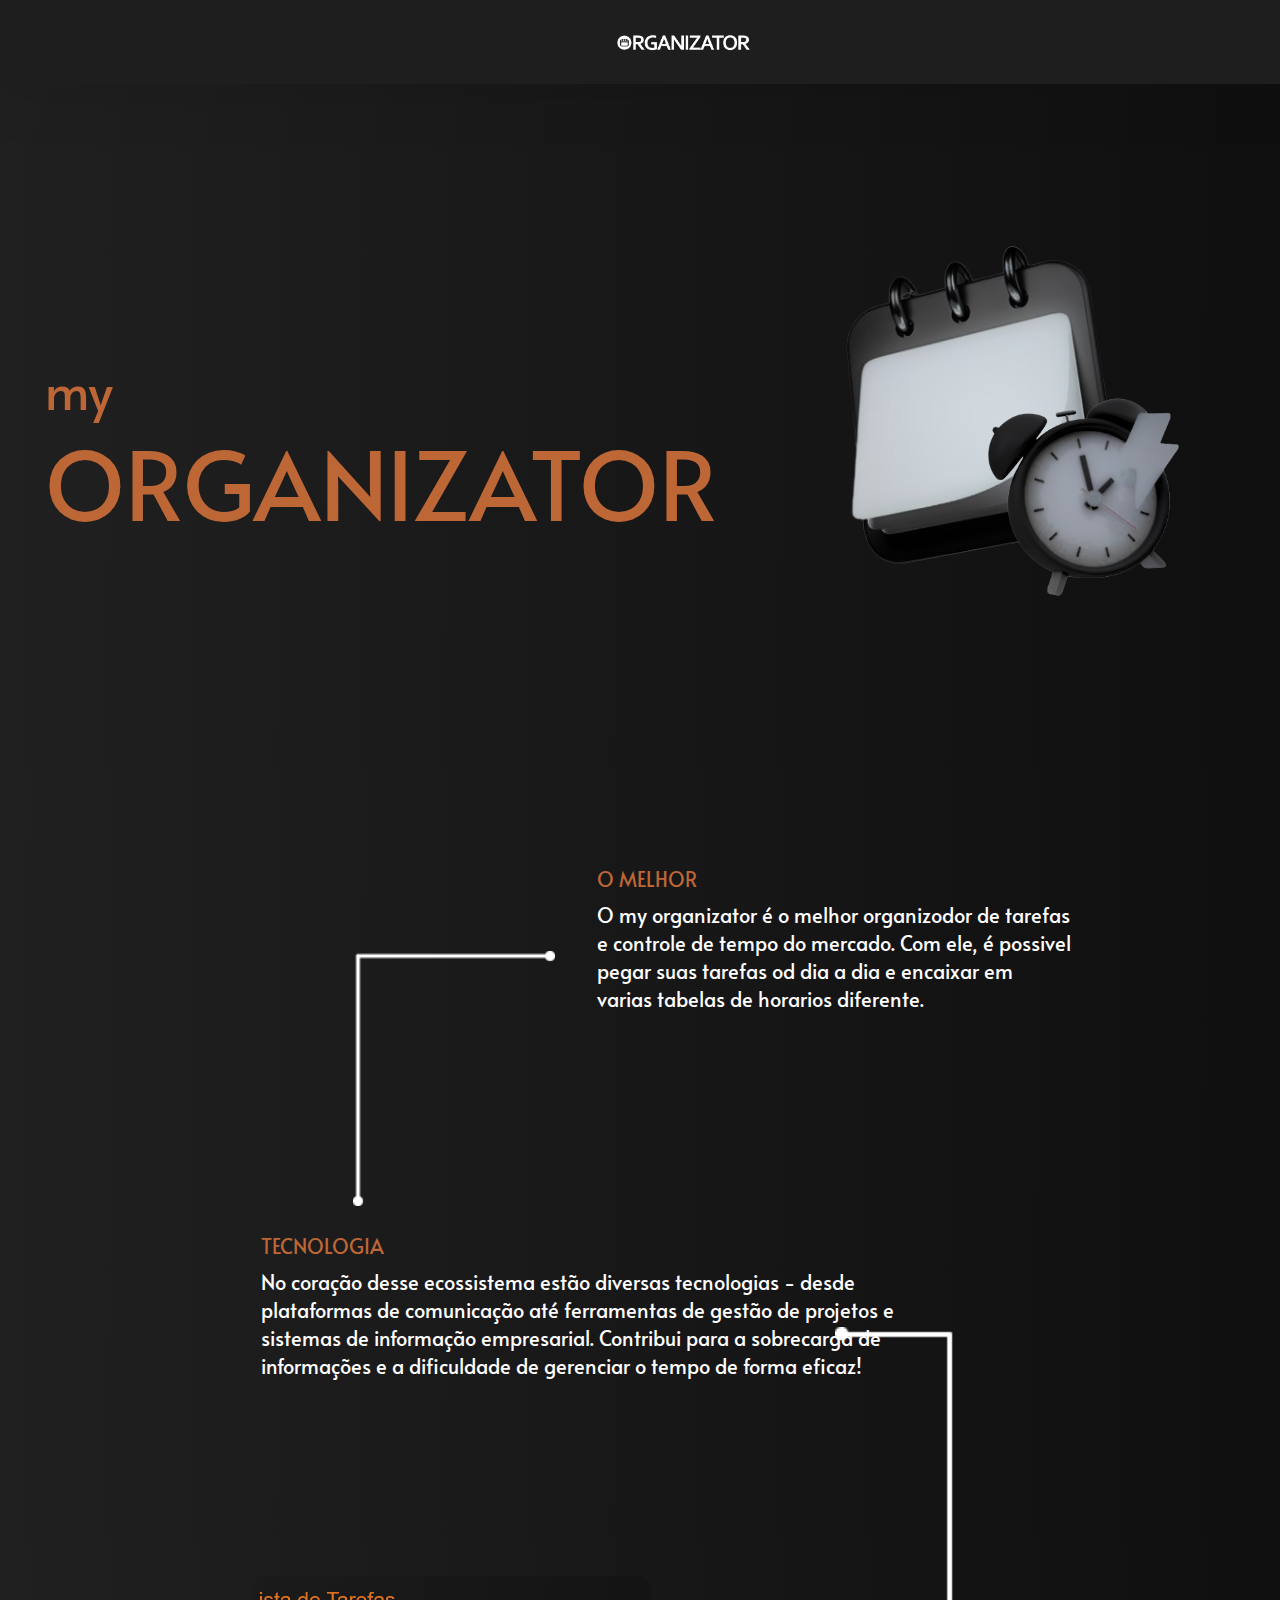
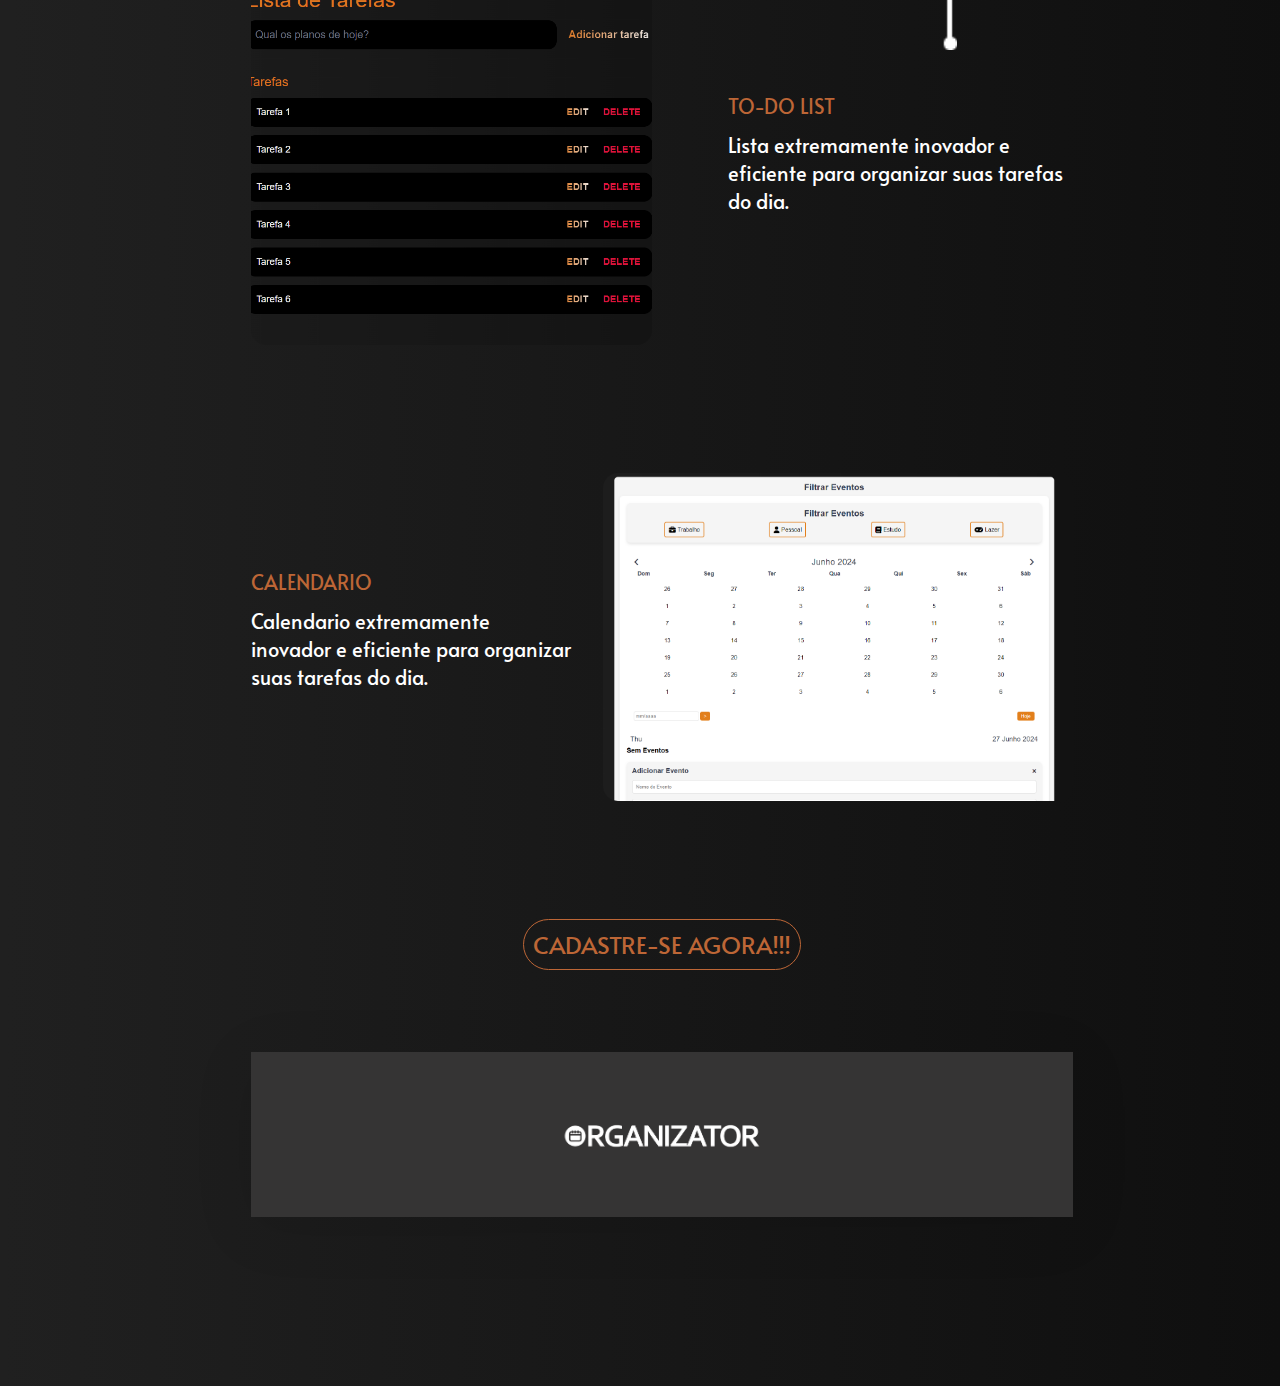
<file: index.html>
<!DOCTYPE html>
<html>
  <head>
    <meta charset="utf-8" />
    <meta name="viewport" content="initial-scale=1, width=device-width" />

    <link rel="stylesheet" href="./main-screen-global.css" />
    <link rel="stylesheet" href="./main-screen.css" />
    <link
      rel="stylesheet"
      href="https://fonts.googleapis.com/css2?family=Alata:wght@400&display=swap"
    />
  </head>
  <body>
    <div class="desktop">
      <section class="rectangle-parent">
        <div class="frame-child"></div>
        <header class="login-form">
          <div class="div" id="rectangle"></div>
          <img
            class="organizator-3-removebg-previ-icon"
            loading="lazy"
            alt=""
            src="./public/organizator--3-removebgpreviewremovebgpreview-1-1@2x.png"
            data-scroll-to="oRGANIZATOR3RemovebgPreviImage"
          />

          <a class="login" href="login.html">LOGIN</a>
        </header>
        <div class="content">
          <div class="hero-content-parent">
            <div class="hero-content">
              <div class="my-parent">
                <h1 class="my">my</h1>
                <div class="organizer-highlight">
                  <h1 class="organizator">ORGANIZATOR</h1>
                </div>
              </div>
            </div>
            <div class="content-wrapper">
              <img
                class="design-sem-nome-1-removebg-p-icon"
                alt=""
                src="./public/design-sem-nome--1-removebgpreview-1@2x.png"
              />

              <img
                class="design-sem-nome-2-1-remove-icon"
                loading="lazy"
                alt=""
                src="./public/design-sem-nome--2---1-removebgpreview-1@2x.png"
              />
            </div>
          </div>
        </div>
      </section>
      <div class="login1" id="lOGINText">LOGIN</div>
      <section class="header">
        <img
          class="grupo-2-icon"
          loading="lazy"
          alt=""
          src="./public/grupo-2@2x.png"
        />

        <div class="rectangle-group">
          <div class="frame-item"></div>
          <div class="frame-wrapper">
            <div class="highlight-parent">
              <div class="highlight">
                <div class="o-melhor">O MELHOR</div>
              </div>
              <div class="technology-description">
                <div class="grupo-1-wrapper">
                  <img
                    class="grupo-1-icon"
                    loading="lazy"
                    alt=""
                    src="./public/grupo-1@2x.png"
                  />
                </div>
                <div class="o-my-organizator">
                  O my organizator é o melhor organizodor de tarefas e controle
                  de tempo do mercado. Com ele, é possivel pegar suas tarefas od
                  dia a dia e encaixar em varias tabelas de horarios diferente.
                </div>
              </div>
            </div>
          </div>
          <div class="technology">
            <div class="tecnologia">TECNOLOGIA</div>
            <div class="no-corao-desse">
              No coração desse ecossistema estão diversas tecnologias - desde
              plataformas de comunicação até ferramentas de gestão de projetos e
              sistemas de informação empresarial. Contribui para a sobrecarga de
              informações e a dificuldade de gerenciar o tempo de forma eficaz!
            </div>
          </div>
        </div>
      </section>
      <section class="plans1">
        <div class="menu-wrapper">
          <div class="menu-wrapper-child"></div>
          <div class="frame-parent">
            <div class="image-7-parent">
              <img
                class="image-7-icon"
                loading="lazy"
                alt=""
                src="./public/image-7@2x.png"
              />

              <div class="content1">
                <div class="features">
                  <div class="to-do-list">TO-DO LIST</div>
                  <div class="lista-extremamente-inovadora">
                    Lista extremamente inovador e eficiente para organizar suas
                    tarefas do dia.
                  </div>
                </div>
              </div>
            </div>
            <div class="frame-group">
              <div class="frame-container">
                <div class="calendario-parent">
                  <div class="calendario">CALENDARIO</div>
                  <div class="calendario-extremamente-inovad">
                    Calendario extremamente inovador e eficiente para organizar
                    suas tarefas do dia.
                  </div>
                </div>
              </div>
              <img
                class="image-8-icon"
                loading="lazy"
                alt=""
                src="./public/image-8@2x.png"
              />
            </div>
          </div>
          <div class="menu-wrapper-inner">
            <button class="cadastre-se-agora-wrapper" id="frameButton">
              <a href="cadastro.html" style="text-decoration: none;">
                <div class="cadastre-se-agora">CADASTRE-SE AGORA!!!</div>
              </a>
            </button>
          </div>
        <footer class="rectangle-container">
          <div class="frame-inner"></div>
          <img
            class="organizator-3-removebg-previ-icon1"
            loading="lazy"
            alt=""
            src="./public/organizator--3-removebgpreviewremovebgpreview-1-2@2x.png"
            id="oRGANIZATOR3RemovebgPreviImage1"
          />
        </footer>
      </section>
    </div>

    <script>
      var rectangle = document.getElementById("rectangle");
      if (rectangle) {
        rectangle.addEventListener("click", function (e) {
        });
      }
      
      var pLANSText = document.getElementById("pLANSText");
      if (pLANSText) {
        pLANSText.addEventListener("click", function (e) {
        });
      }
      
      var lOGINText = document.getElementById("lOGINText");
      if (lOGINText) {
        lOGINText.addEventListener("click", function (e) {
        });
      }
      
      var frameButton = document.getElementById("frameButton");
      if (frameButton) {
        frameButton.addEventListener("click", function (e) {
        });
      }
      
      var oRGANIZATOR3RemovebgPreviImage1 = document.getElementById(
        "oRGANIZATOR3RemovebgPreviImage1"
      );
      if (oRGANIZATOR3RemovebgPreviImage1) {
        oRGANIZATOR3RemovebgPreviImage1.addEventListener("click", function () {
          var anchor = document.querySelector(
            "[data-scroll-to='oRGANIZATOR3RemovebgPreviImage']"
          );
          if (anchor) {
            anchor.scrollIntoView({ block: "start", behavior: "smooth" });
          }
        });
      }
      </script>
  </body>
</html>
</file>
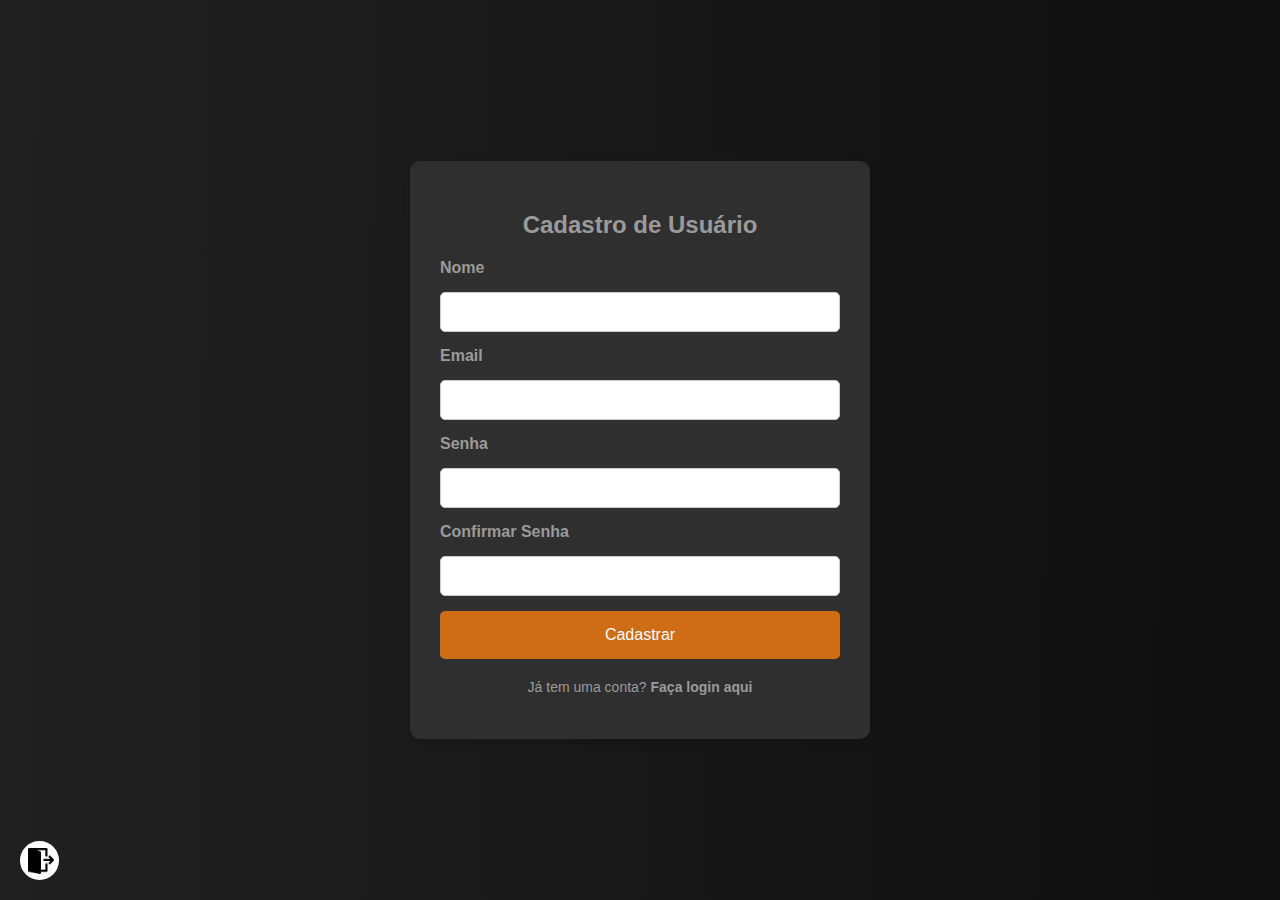
<file: cadastro.html>
<!DOCTYPE html>
<html lang="pt-br">
<head>
    <meta charset="UTF-8">
    <meta name="viewport" content="width=device-width, initial-scale=1.0">
    <title>Cadastro de Usuário</title>
    <link rel="stylesheet" href="login-style.css">
</head>
<body>
    <div class="container">
        <h2>Cadastro de Usuário</h2>
        <form id="registerForm">
            <label for="name">Nome</label>
            <input type="text" id="name" required>
            <label for="email">Email</label>
            <input type="email" id="email" required>
            <label for="password">Senha</label>
            <input type="password" id="password" required>
            <label for="confirmPassword">Confirmar Senha</label>
            <input type="password" id="confirmPassword" required>
            <button type="submit">Cadastrar</button>
        </form>
        <p>Já tem uma conta? <a href="login.html">Faça login aqui</a></p>
    </div>

    <a href="index.html"><div class="group-div" id="groupContainer1">
        <div class="ellipse-parent">
          <div class="ellipse-div"></div>
          <img
            class="image-6-icon"
            loading="lazy"
            alt=""
            src="./public/image-6@2x.png"
          />
        </div>
      </div></a>

    <script src="login-script.js"></script>
</body>
</html>
</file>
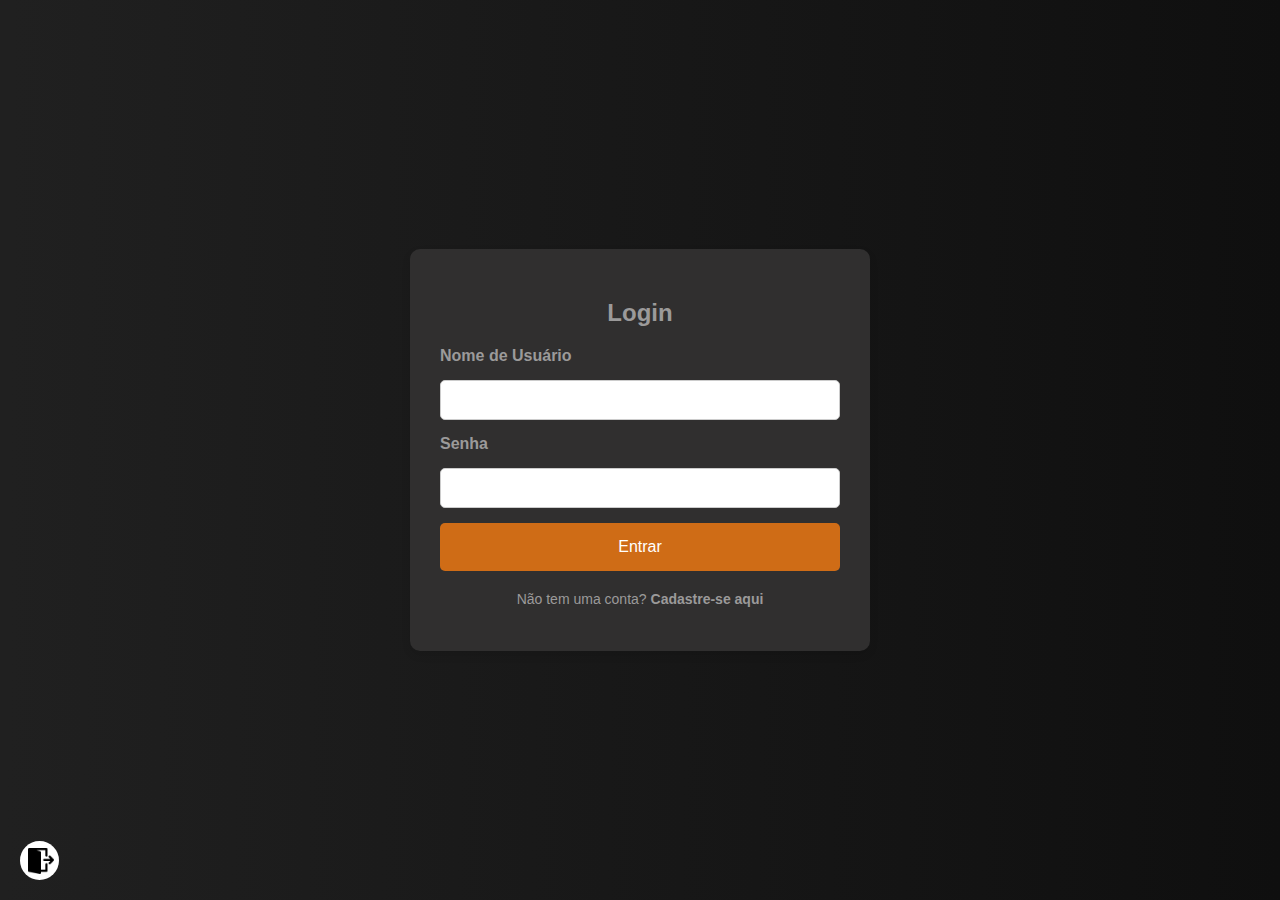
<file: login.html>
<!DOCTYPE html>
<html lang="pt-br">
<head>
    <meta charset="UTF-8">
    <meta name="viewport" content="width=device-width, initial-scale=1.0">
    <title>Login</title>
    <link rel="stylesheet" href="login-style.css">
</head>
<body>
    <div class="container">
        <h2>Login</h2>
        <form id="loginForm">
            <label for="username">Nome de Usuário</label>
            <input type="text" id="username" required>
            <label for="password">Senha</label>
            <input type="password" id="password" required>
            <button type="submit">Entrar</button>
        </form>
        <p>Não tem uma conta? <a href="cadastro.html">Cadastre-se aqui</a></p>
    </div>

    <a href="index.html"><div class="group-div" id="groupContainer1">
        <div class="ellipse-parent">
          <div class="ellipse-div"></div>
          <img
            class="image-6-icon"
            loading="lazy"
            alt=""
            src="./public/image-6@2x.png"
          />
        </div>
      </div></a>

    <script src="login-script.js"></script>
</body>
</html>
</file>
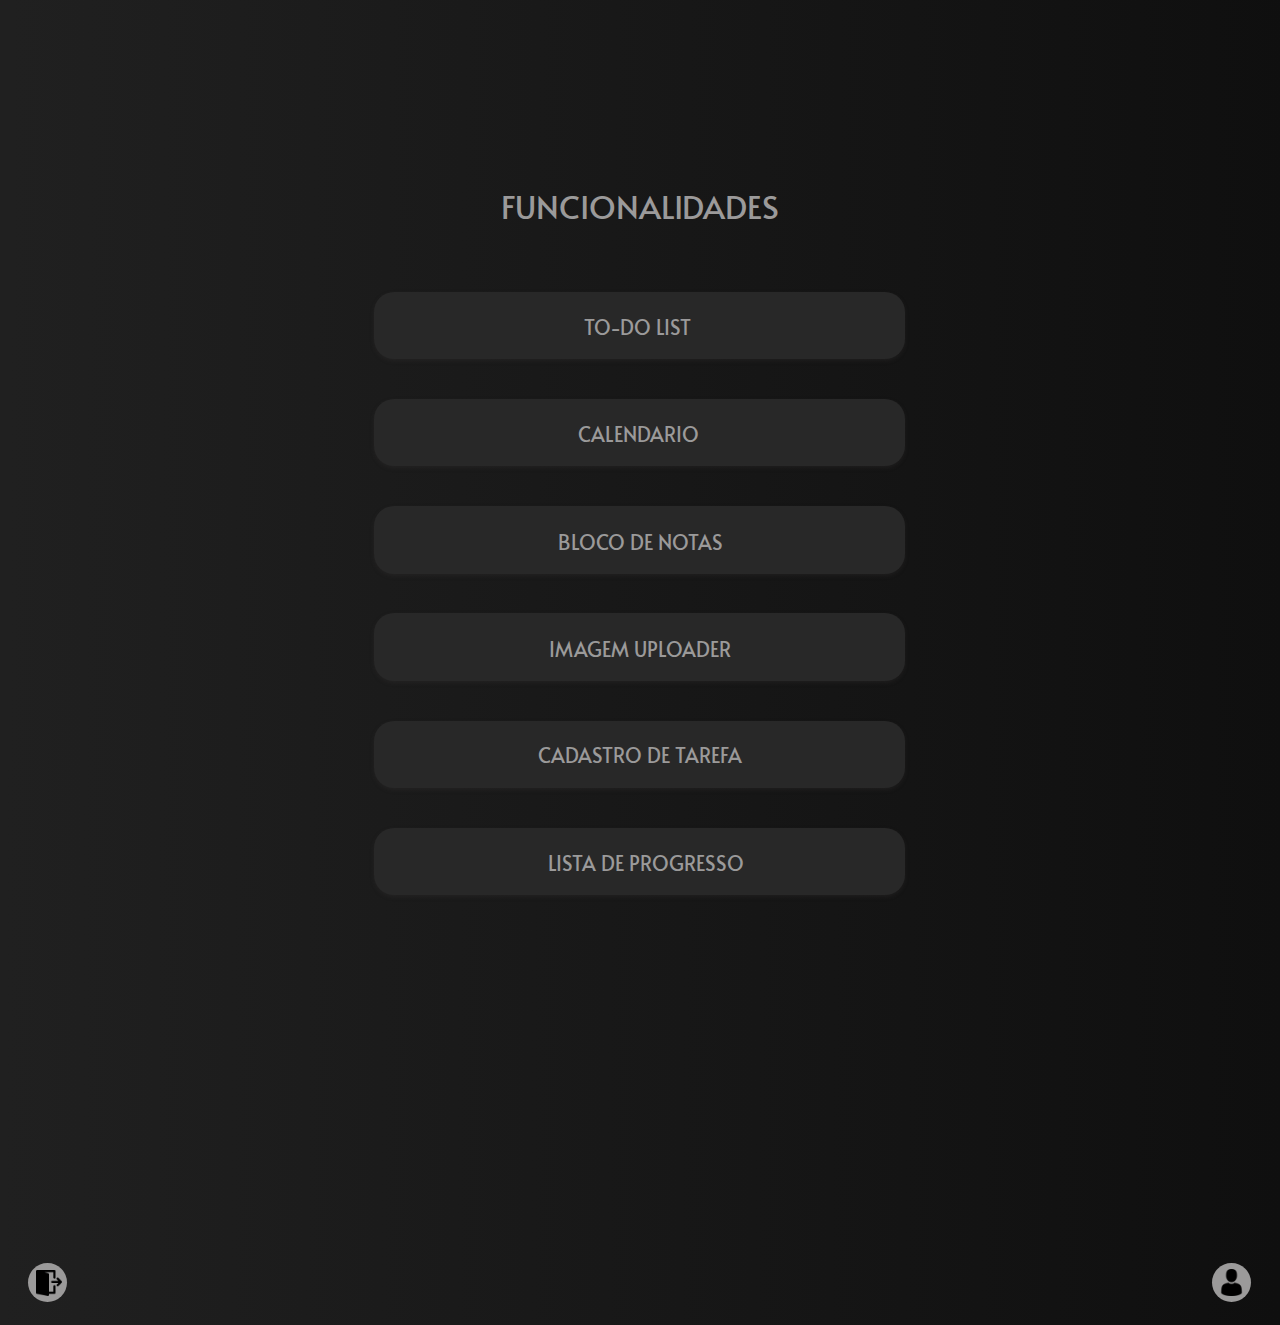
<file: options.html>
<!DOCTYPE html>
<html>
  <head>
    <meta charset="utf-8" />
    <meta name="viewport" content="initial-scale=1, width=device-width" />

    <link rel="stylesheet" href="./options-global.css" />
    <link rel="stylesheet" href="./options-style.css" />
    <link
      rel="stylesheet"
      href="https://fonts.googleapis.com/css2?family=Alata:wght@400&display=swap"
    />
  </head>
  <body>
    <div class="root">
      <div class="root-child"></div>
      <section class="root-inner">
        <div class="frame-parent">
          <div class="funcionalidades-wrapper">
            <h2 class="funcionalidades">FUNCIONALIDADES</h2>
          </div>
          <div class="frame-group">
            <button class="rectangle-parent">
              <div class="frame-child"></div>
              <a href="td list functions/td-index.html"><div class="to-do-list">TO-DO LIST</div></a>
            </button>
            <button class="rectangle-group">
              <div class="frame-item"></div>
              <a href="calendario functions/calendaro-index.html"><div class="calendario">CALENDARIO</div></a>
            </button>
            <button class="rectangle-container">
              <div class="frame-inner"></div>
              <a href="bloco de notas functions/bl-index.html"><div class="bloco-de-notas">BLOCO DE NOTAS</div></a>
            </button>
            <button class="group-button">
              <div class="rectangle-div"></div>
              <a href="img up functions/up-index.html"><div class="imagem-uploader">IMAGEM UPLOADER</div></a>
            </button>
            <button class="rectangle-parent1" id="groupButton4">
              <div class="frame-child1"></div>
              <a href="ct functions/ct-index.html"><div class="cadastro-de-tarefa">CADASTRO DE TAREFA</div></a>
            </button>
            <button class="rectangle-parent2" id="groupButton5">
              <div class="frame-child2"></div>
              <a href="lista de progresso functions/lp-index.html"><div class="lista-com-progresso">LISTA DE PROGRESSO</div></a>
            </button>
          </div>
        </div>
      </section>
      <a href="usuarios.html"><div class="shape-image-parent" id="groupContainer">
        <div class="shape-image"></div>
        <img
          class="image-4-icon"
          loading="lazy"
          alt=""
          src="./public/image-4@2x.png"
        />
      </div></a>

      <a href="index.html"><div class="group-div" id="groupContainer1">
        <div class="ellipse-parent">
          <div class="ellipse-div"></div>
          <img
            class="image-6-icon"
            loading="lazy"
            alt=""
            src="./public/image-6@2x.png"
          />
        </div></a>
        
      </div>
    </div>

    <script>
      var groupButton4 = document.getElementById("groupButton4");
      if (groupButton4) {
        groupButton4.addEventListener("click", function (e) {
        });
      }
      
      var groupButton5 = document.getElementById("groupButton5");
      if (groupButton5) {
        groupButton5.addEventListener("click", function (e) {
        });
      }
      
      var groupContainer = document.getElementById("groupContainer");
      if (groupContainer) {
        groupContainer.addEventListener("click", function (e) {
        });
      }
      
      var groupContainer1 = document.getElementById("groupContainer1");
      if (groupContainer1) {
        groupContainer1.addEventListener("click", function (e) {
        });
      }
      </script>
  </body>
</html>
</file>
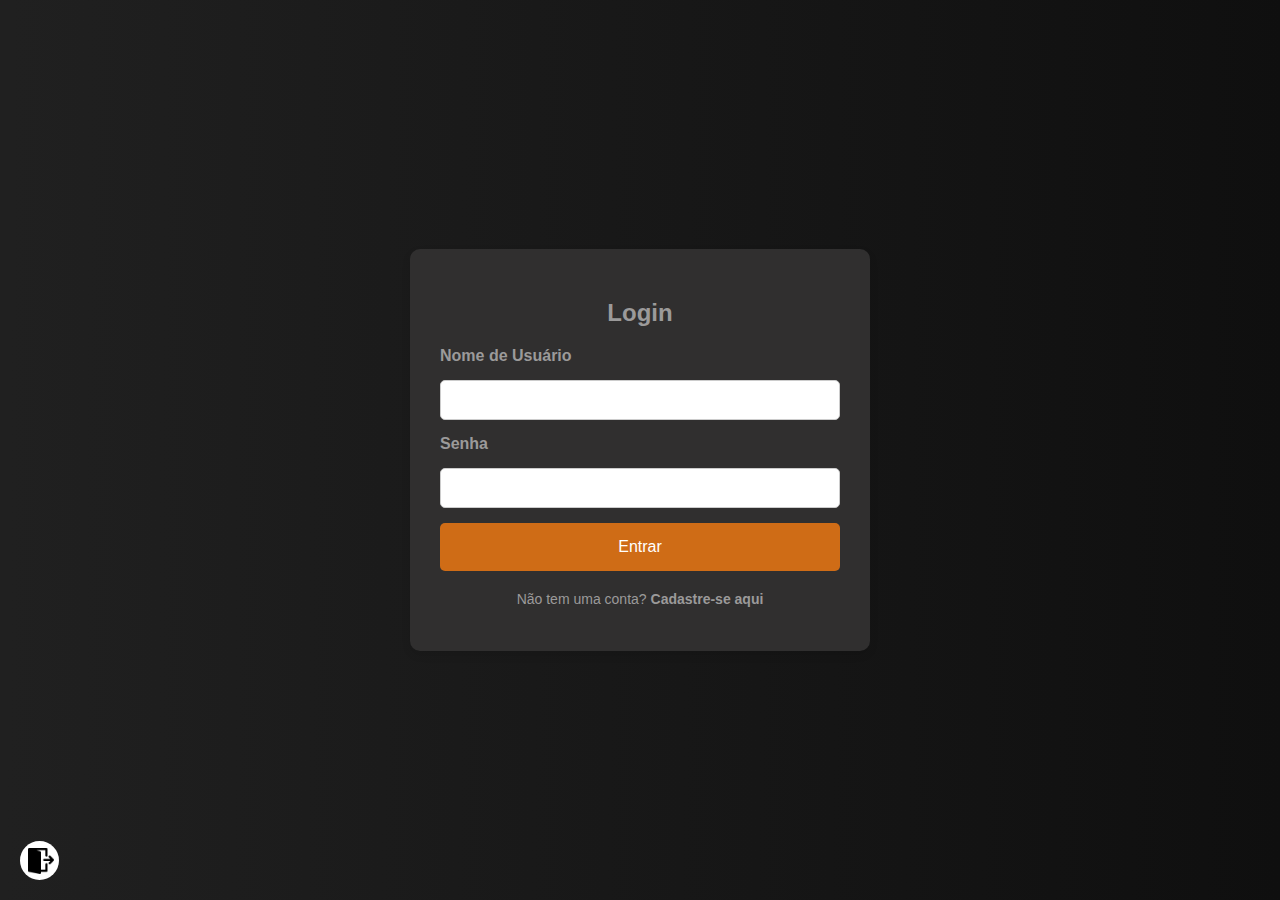
<file: usuarios.html>
<!DOCTYPE html>
<html lang="pt-br">
<head>
    <meta charset="UTF-8">
    <meta name="viewport" content="width=device-width, initial-scale=1.0">
    <title>Gerenciamento de Usuário</title>
    <link rel="stylesheet" href="login-style.css">
</head>
<body>
    <div class="container">
        <h2>Gerenciamento de Usuário</h2>
        <form id="userForm">
            <label for="name">Nome</label>
            <input type="text" id="name" required>
            <label for="email">Email</label>
            <input type="email" id="email" required>
            <label for="password">Senha</label>
            <input type="password" id="password" required>
            <button type="submit">Salvar</button>
        </form>
        <p><a href="login.html">Logout</a></p>
    </div>

    <a href="options.html"><div class="group-div" id="groupContainer1">
        <div class="ellipse-parent">
          <div class="ellipse-div"></div>
          <img
            class="image-6-icon"
            loading="lazy"
            alt=""
            src="./public/image-6@2x.png"
          />
        </div>
      </div></a>

    <script src="login-script.js"></script>
</body>
</html>
</file>
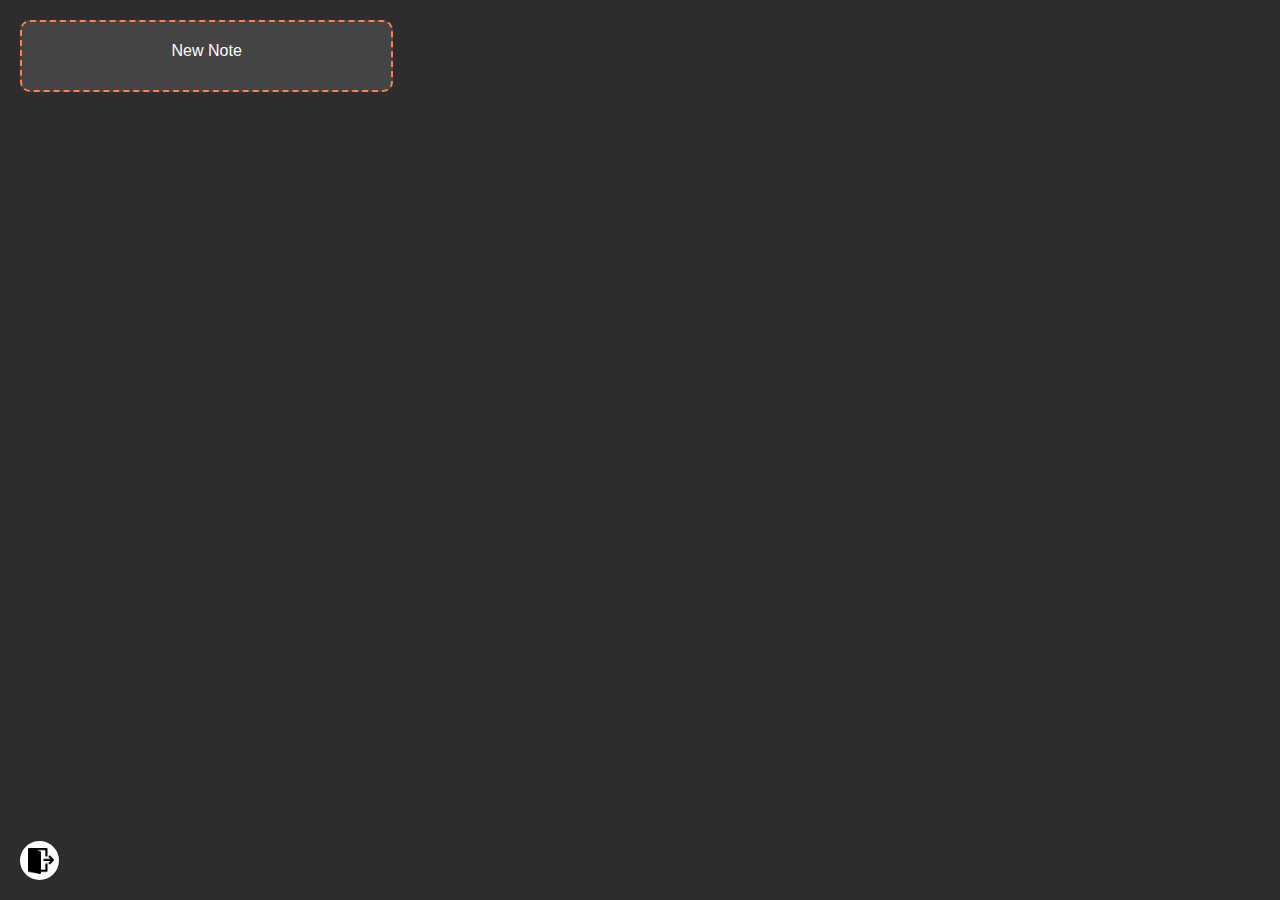
<file: bloco de notas functions/bl-index.html>
<!DOCTYPE html>
<html lang="pt-BR">
<head>
    <meta charset="UTF-8">
    <meta name="viewport" content="width=device-width, initial-scale=1.0">
    <title>Bloco de Notas</title>
    <link rel="stylesheet" href="bl-style.css">
</head>
<body>
    <div class="main-content">
        <div class="note new-note" onclick="createNewNote()">
            <p>New Note</p>
        </div>
    </div>

    <a href="..\options.html"><div class="group-div" id="groupContainer1">
      <div class="ellipse-parent">
        <div class="ellipse-div"></div>
        <img
          class="image-6-icon"
          loading="lazy"
          alt=""
          src="./exitimg/image-6@2x.png"
        />
      </div>
    </div>
  </div></a>
  
    <script src="bl-script.js"></script>
</body>
</html>
</file>
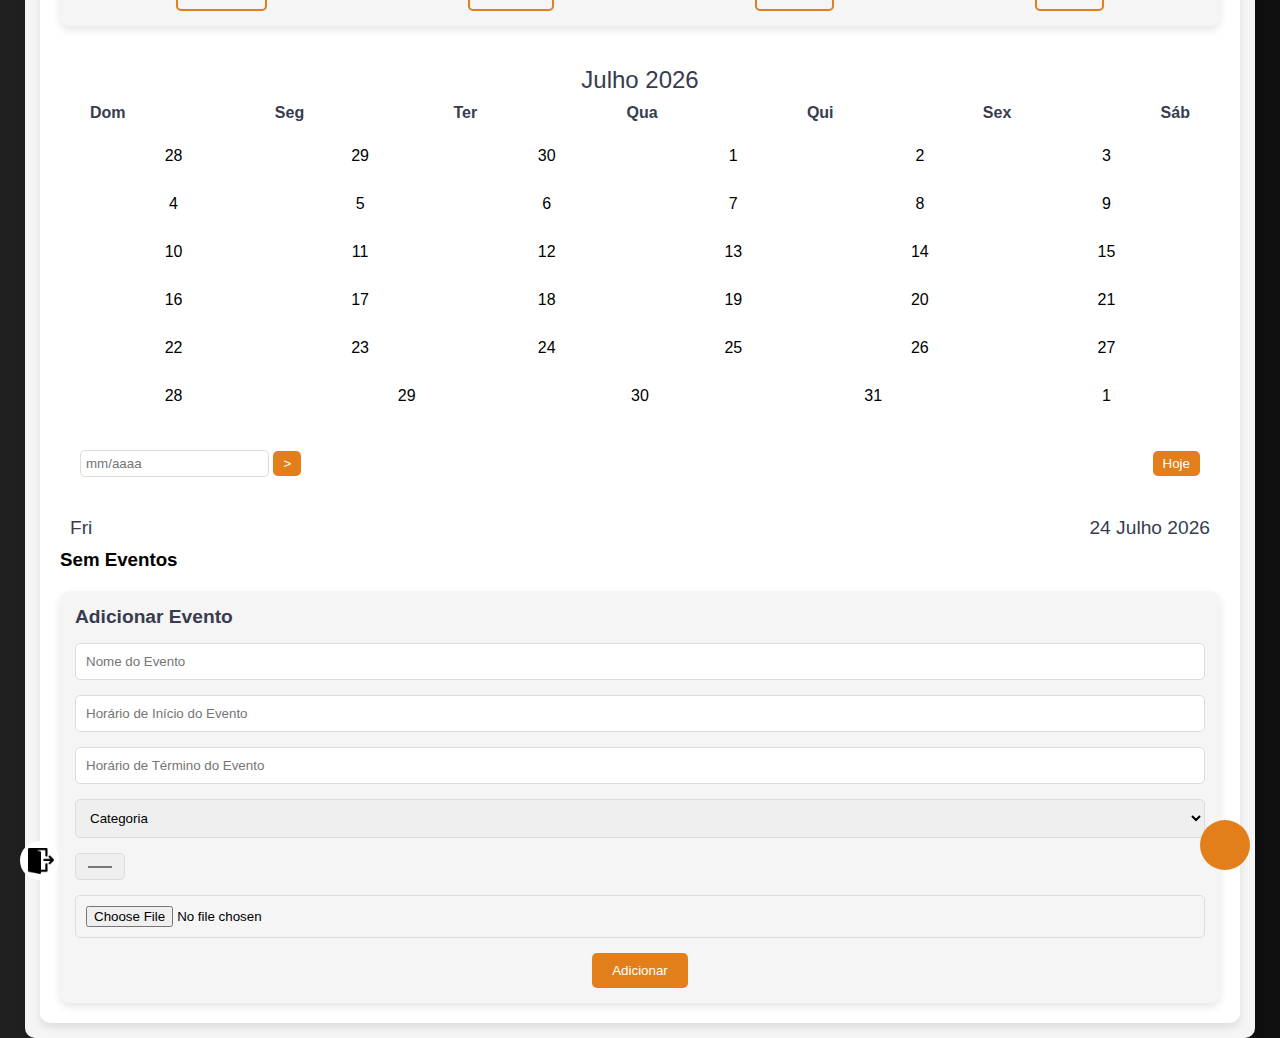
<file: calendario functions/calendaro-index.html>
<div class="filter-container">
    <div class="filter-title">Filtrar Eventos</div>
    <div class="filter-options">
      <div<!DOCTYPE html>
  <html lang="pt">
    <head>
      <meta charset="UTF-8" />
      <meta http-equiv="X-UA-Compatible" content="IE=edge" />
      <meta name="viewport" content="width=device-width, initial-scale=1.0" />
      <meta name="description" content="Mantenha-se organizado com nosso Calendário amigável ao usuário, apresentando eventos, lembretes e uma interface personalizável. Construído com HTML, CSS e JavaScript. Comece a agendar hoje mesmo!" />
      <meta name="keywords" content="calendário, eventos, lembretes, javascript, html, css, codificação de código aberto" />
      <link rel="stylesheet" href="https://cdnjs.cloudflare.com/ajax/libs/font-awesome/6.2.0/css/all.min.css" integrity="sha512-xh6O/CkQoPOWDdYTDqeRdPCVd1SpvCA9XXcUnZS2FmJNp1coAFzvtCN9BmamE+4aHK8yyUHUSCcJHgXloTyT2A==" crossorigin="anonymous" referrerpolicy="no-referrer" />
      <link rel="stylesheet" href="calendario-style.css" />
      <title>Calendário com Eventos</title>
    </head>
    <body>
      <a href="..\options.html"><div class="group-div" id="groupContainer1">
        <div class="ellipse-parent">
          <div class="ellipse-div"></div>
          <img
            class="image-6-icon"
            loading="lazy"
            alt=""
            src="./exitimg/image-6@2x.png"
          />
        </div>
      </div>
    </div></a>
      <div class="container">
        <div class="filter-container">
          <div class="filter-title">Filtrar Eventos</div>
          <div class="filter-options">
            <div class="filter-option">
              <input type="checkbox" id="filter-trabalho" class="filter-checkbox" />
              <label for="filter-trabalho" class="filter-label">
                <i class="fas fa-briefcase filter-icon"></i>
                Trabalho
              </label>
            </div>
            <div class="filter-option">
              <input type="checkbox" id="filter-pessoal" class="filter-checkbox" />
              <label for="filter-pessoal" class="filter-label">
                <i class="fas fa-user filter-icon"></i>
                Pessoal
              </label>
            </div>
            <div class="filter-option">
              <input type="checkbox" id="filter-estudo" class="filter-checkbox" />
              <label for="filter-estudo" class="filter-label">
                <i class="fas fa-book filter-icon"></i>
                Estudo
              </label>
            </div>
            <div class="filter-option">
              <input type="checkbox" id="filter-lazer" class="filter-checkbox" />
              <label for="filter-lazer" class="filter-label">
                <i class="fas fa-gamepad filter-icon"></i>
                Lazer
              </label>
            </div>
          </div>
        </div>
  
        <div class="left">
          <div class="calendar">
            <div class="month">
              <i class="fas fa-angle-left prev"></i>
              <div class="date">Dezembro 2015</div>
              <i class="fas fa-angle-right next"></i>
            </div>
            <div class="weekdays">
              <div>Dom</div>
              <div>Seg</div>
              <div>Ter</div>
              <div>Qua</div>
              <div>Qui</div>
              <div>Sex</div>
              <div>Sáb</div>
            </div>
            <div class="days"></div>
            <div class="goto-today">
              <div class="goto">
                <input type="text" placeholder="mm/aaaa" class="date-input" />
                <button class="goto-btn">></button>
              </div>
              <button class="today-btn">Hoje</button>
            </div>
          </div>
        </div>
        <div class="right">
          <div class="today-date">
            <div class="event-day">qua</div>
            <div class="event-date">12 de dezembro de 2022</div>
          </div>
          <div class="events"></div>
          <div class="add-event-wrapper">
            <div class="add-event-header">
              <div class="title">Adicionar Evento</div>
              <i class="fas fa-times close"></i>
            </div>
            <div class="add-event-body">
              <div class="add-event-input">
                <input type="text" placeholder="Nome do Evento" class="event-name" />
              </div>
              <div class="add-event-input">
                <input type="text" placeholder="Horário de Início do Evento" class="event-time-from" />
              </div>
              <div class="add-event-input">
                <input type="text" placeholder="Horário de Término do Evento" class="event-time-to" />
              </div>
              <div class="add-event-input">
                <select class="event-category">
                  <option value="" disabled selected>Categoria</option>
                  <option value="trabalho">Trabalho</option>
                  <option value="pessoal">Pessoal</option>
                  <option value="estudo">Estudo</option>
                  <option value="lazer">Lazer</option>
                </select>
              </div>
              <div class="add-event-input">
                <input type="color" class="event-color" title="Cor da Categoria" />
              </div>
              <div class="add-event-input">
                <input type="file" class="event-image" title="Imagem da Categoria" accept="image/*" />
              </div>
            </div>
            <div class="add-event-footer">
              <button class="add-event-btn">Adicionar</button>
            </div>
          </div>
        </div>
        <button class="add-event">
          <i class="fas fa-plus"></i>
        </button>
      </div>

   
  
      <script src="calendario-script.js"></script>
    </body>
  </html>
</file>
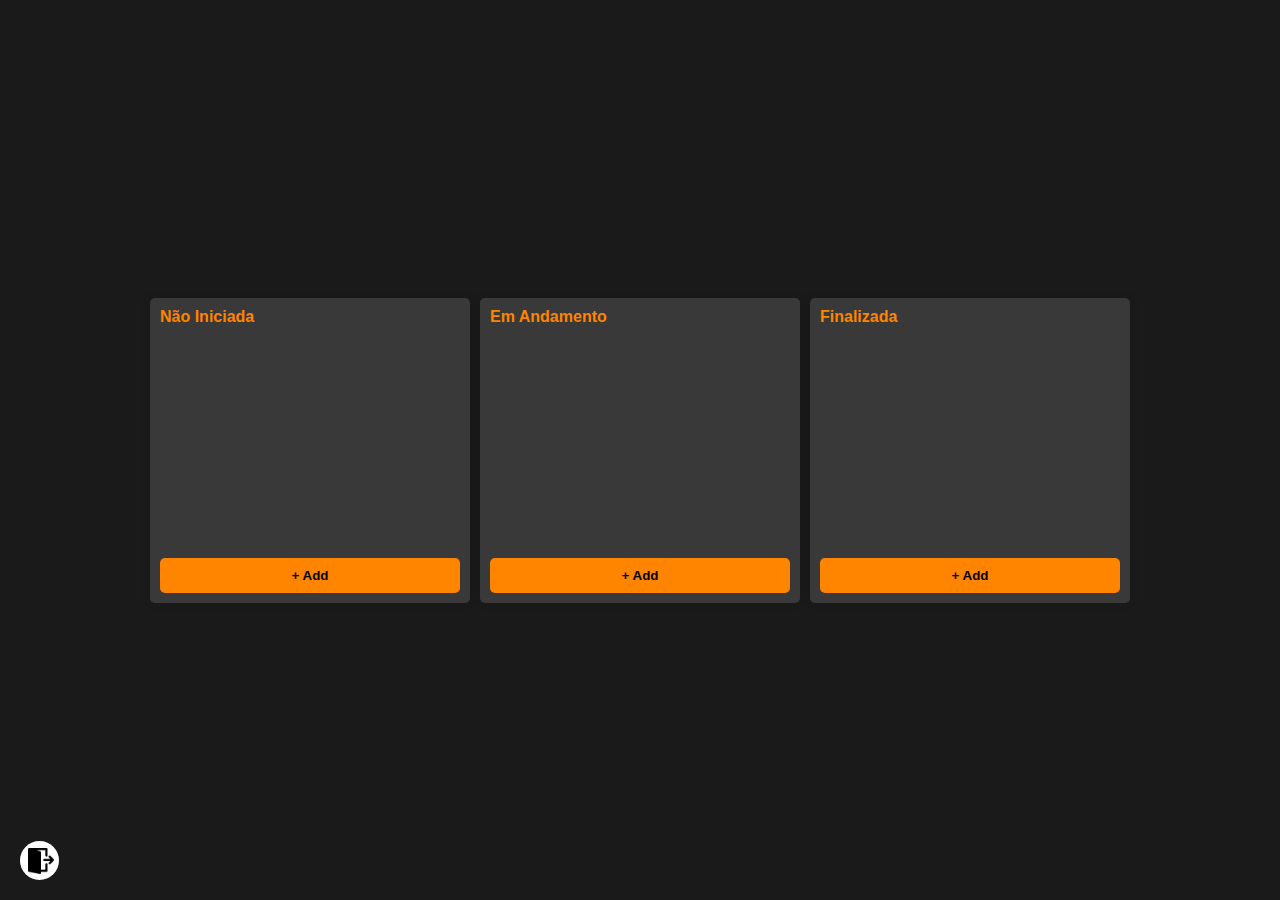
<file: ct functions/ct-index.html>
<!DOCTYPE html>
<html lang="pt-br">
<head>
    <meta charset="UTF-8">
    <meta name="viewport" content="width=device-width, initial-scale=1.0">
    <title>Quadro Kanban</title>
    <link rel="stylesheet" href="ct-style.css">
</head>
<body>
    <div class="kanban">
        <div class="kanban__column" data-id="1">
            <div class="kanban__column-title">Não Iniciada</div>
            <div class="kanban__column-items"></div>
            <button class="kanban__add-item" type="button"><b>+ Add</b></button>
        </div>
        <div class="kanban__column" data-id="2">
            <div class="kanban__column-title">Em Andamento</div>
            <div class="kanban__column-items"></div>
            <button class="kanban__add-item" type="button"><b>+ Add</b></button>
        </div>
        <div class="kanban__column" data-id="3">
            <div class="kanban__column-title">Finalizada</div>
            <div class="kanban__column-items"></div>
            <button class="kanban__add-item" type="button"><b>+ Add</b></button>
        </div>
    </div>

    <div class="modal" id="modal">
        <div class="modal-content">
            <span class="close-button" id="close-button">&times;</span>
            <h2>Adicionar nova tarefa</h2>
            <label for="task-title">Título</label>
            <textarea id="task-title" placeholder="Insira o título da tarefa"></textarea>
            <label for="task-desc">Descrição</label>
            <textarea id="task-desc" placeholder="Insira a descrição da tarefa"></textarea>
            <button id="add-task-button"><b>Nova Tarefa</b></button>
        </div>
    </div>

    <a href="..\options.html"><div class="group-div" id="groupContainer1">
        <div class="ellipse-parent">
          <div class="ellipse-div"></div>
          <img
            class="image-6-icon"
            loading="lazy"
            alt=""
            src="./exitimg/image-6@2x.png"
          />
        </div>
      </div>
    </div></a>

    <script src="ct-script.js"></script>
</body>
</html>
</file>
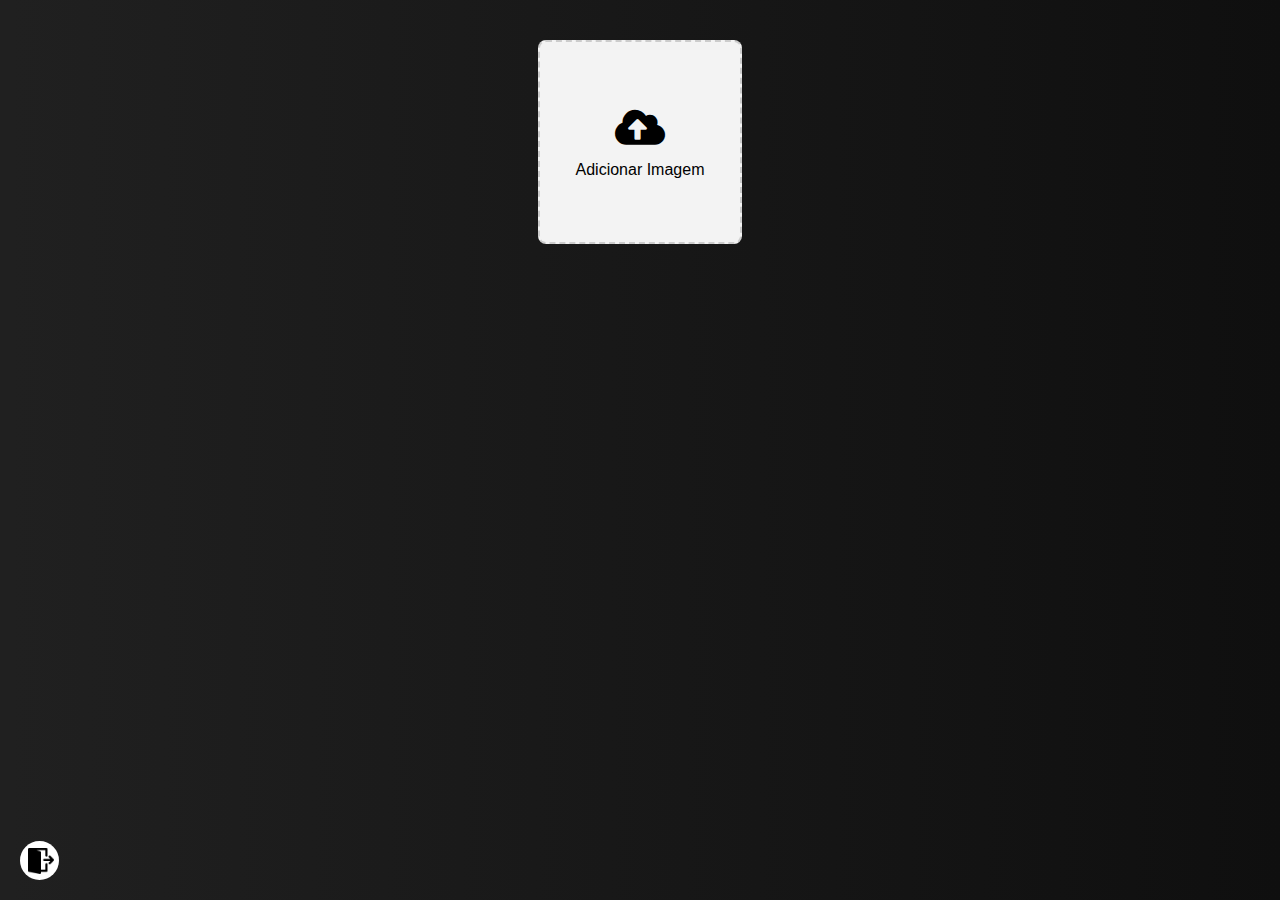
<file: img up functions/up-index.html>
<!DOCTYPE html>
<html lang="en">
<head>
  <meta charset="UTF-8">
  <meta name="viewport" content="width=device-width, initial-scale=1.0">
  <title>Lista de Imagens</title>
  <link rel="stylesheet" href="https://cdnjs.cloudflare.com/ajax/libs/font-awesome/5.15.3/css/all.min.css">
  <link rel="stylesheet" href="up-style.css">
</head>
<body>
  <div class="container">
    <div class="upload-container">
      <input type="file" id="uploadInput" style="display: none;" accept="image/*">
      <label for="uploadInput" class="upload-label">
        <div class="upload-square">
          <div class="upload-icon">
            <i class="fas fa-cloud-upload-alt"></i>
          </div>
          <div class="upload-text">Adicionar Imagem</div>
        </div>
      </label>
    </div>
    <div class="image-list" id="imageList">
    </div>
  </div>

  <div class="modal" id="imageModal">
    <span class="close" id="closeModal">&times;</span>
    <img class="modal-content" id="modalImage">
  </div>

  <a href="..\options.html"><div class="group-div" id="groupContainer1">
    <div class="ellipse-parent">
      <div class="ellipse-div"></div>
      <img
        class="image-6-icon"
        loading="lazy"
        alt=""
        src="./exitimg/image-6@2x.png"
      />
    </div>
  </div>
</div></a>

  <script src="up-script.js"></script>
</body>
</html>
</file>
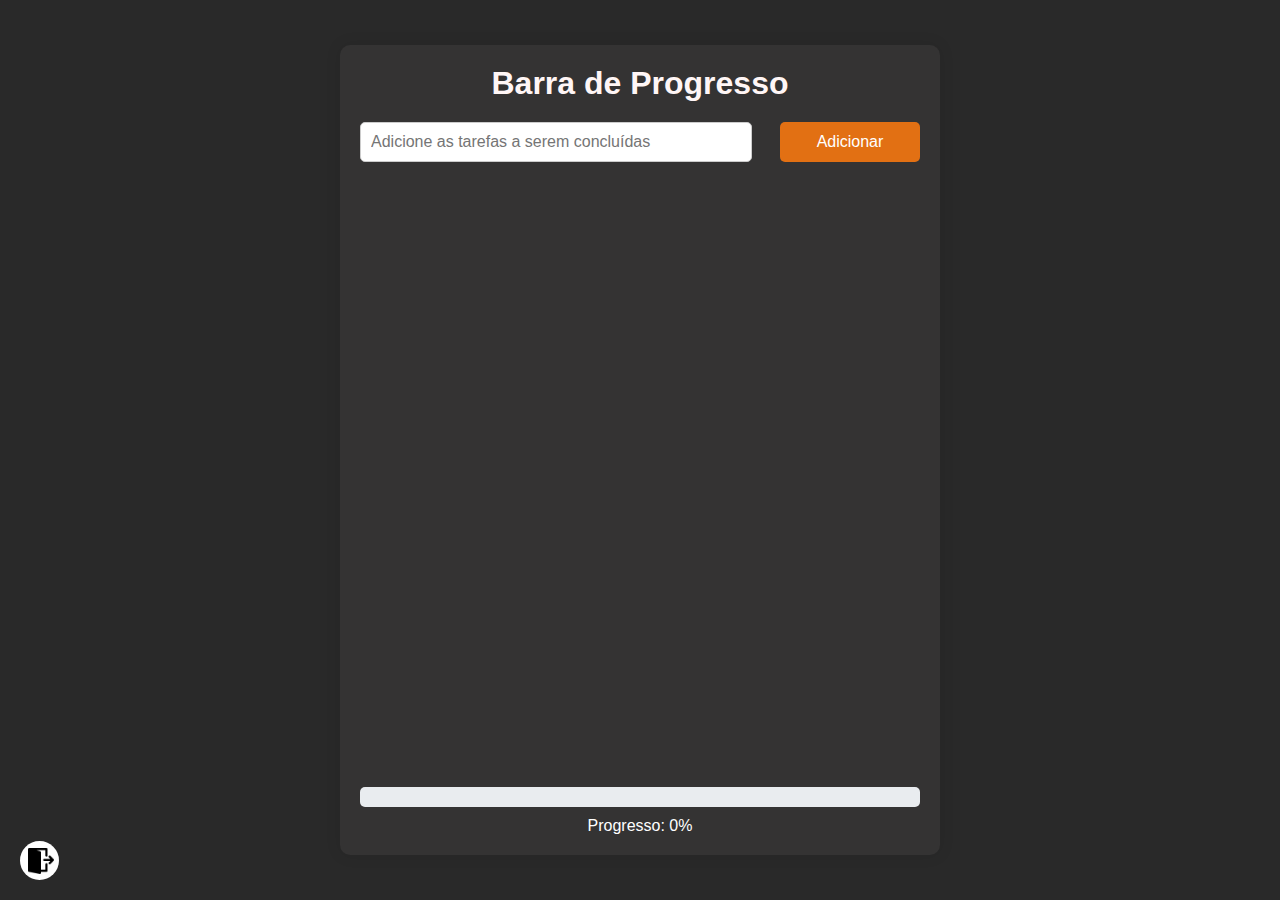
<file: lista de progresso functions/lp-index.html>
<!DOCTYPE html>
<html lang="pt-br">
<head>
    <meta charset="UTF-8">
    <meta name="viewport" content="width=device-width, initial-scale=1.0">
    <title>Barra Progresso</title>
    <link rel="stylesheet" href="lp-style.css">
</head>
<body>
    <div class="container">
        <h1>Barra de Progresso</h1>
        <div class="task-input">
            <input type="text" id="new-task" placeholder="Adicione as tarefas a serem concluídas">
            <button onclick="addTask()">Adicionar</button>
        </div>
        <ul id="task-list"></ul>
        <div id="task-progress">
            <div id="task-progress-bar"></div>
        </div>
        <div id="task-percentage"></div>
    </div>

    <a href="..\options.html"><div class="group-div" id="groupContainer1">
      <div class="ellipse-parent">
        <div class="ellipse-div"></div>
        <img
          class="image-6-icon"
          loading="lazy"
          alt=""
          src="./exitimg/image-6@2x.png"
        />
      </div>
    </div>
  </div></a>

    <script src="lp-script.js"></script>
</body>
</html>
</file>
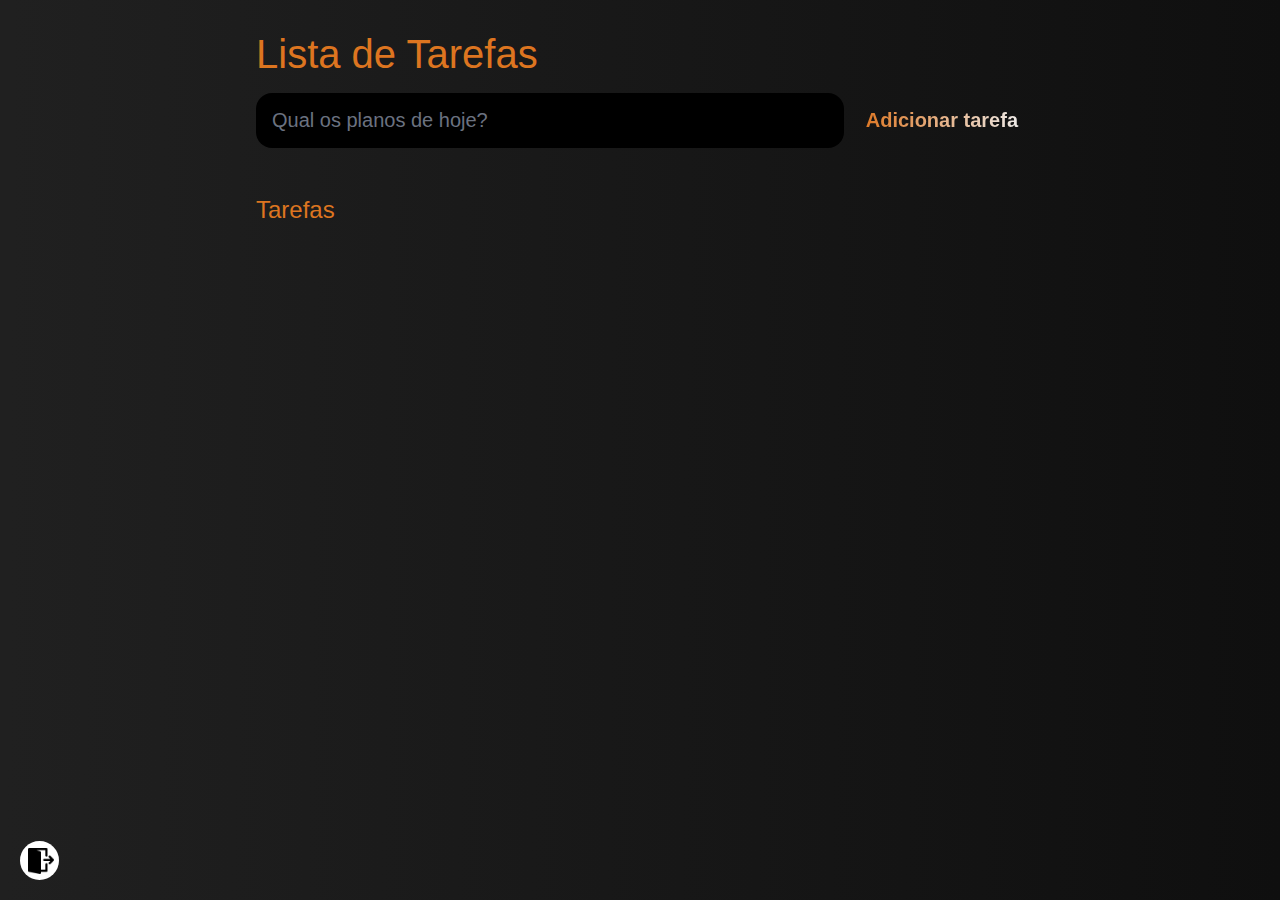
<file: td list functions/td-index.html>
<!DOCTYPE html>
<html lang="pt-br">

<head>
  <meta charset="UTF-8">
  <meta http-equiv="X-UA-Compatible" content="IE=edge">
  <meta name="viewport" content="width=device-width, initial-scale=1.0">
  <title>Lista de tarefas</title>

  <link rel="stylesheet" href="td-style.css" />
</head>

<body>

  <header>
    <h1>Lista de Tarefas</h1>
    <form id="new-task-form">
        <input type="text" name="new-task-input" id="new-task-input" placeholder="Qual os planos de hoje?" />
      <input type="submit" id="new-task-submit" value="Adicionar tarefa" />
    </form>
  </header>
  <main>
    <section class="task-list">
      <h2>Tarefas</h2>

      <div id="tasks">

        <!-- <div class="task">
                    <div class="content">
                        <input 
                            type="text" 
                            class="text" 
                            value="A new task"
                            readonly>
                    </div>
                    <div class="actions">
                        <button class="edit">Edit</button>
                        <button class="delete">Delete</button>
                    </div>
                </div> -->

      </div>
    </section>
  </main>

  <a href="..\options.html"><div class="group-div" id="groupContainer1">
    <div class="ellipse-parent">
      <div class="ellipse-div"></div>
      <img
        class="image-6-icon"
        loading="lazy"
        alt=""
        src="./exitimg/image-6@2x.png"
      />
    </div>
  </div>
</div></a>

  <script src="td-script.js"></script>
</body>

</html>
</file>
<file: main-screen-global.css>
body {
    margin: 0;
    line-height: normal;
  }
  
  :root {
    --font-alata: Alata;
  
    --font-size-xl: 20px;
    --font-size-base: 16px;
  
    --color-darkslategray: #353434;
    --color-sienna: #bd6636;
    --color-white: #fff;
  
    --gap-2xs: 11px;
    --gap-5xs: 8px;
  
    --padding-xl: 20px;
    --padding-85xl: 104px;
    --padding-26xl: 45px;
    --padding-3xl: 22px;
  
    --br-mini: 15px;
  }
</file>
<file: main-screen.css>
.frame-child {
    align-self: stretch;
    height: 768px;
    position: relative;
    background: linear-gradient(-89.63deg, #0f0f0f, #202020 99%),
      linear-gradient(-89.63deg, #0f0f0f, #202020 99%);
    display: none;
  }
  .div {
    position: absolute;
    top: 0;
    left: 0;
    box-shadow: 0 10px 60px rgba(0, 0, 0, 0.1);
    background-color: #1e1e1e;
    width: 100%;
    height: 100%;
    cursor: pointer;
    z-index: 1;
  }
  .organizator-3-removebg-previ-icon {
    position: absolute;
    top: 25px;
    left: 614px;
    width: 139px;
    height: 34px;
    object-fit: cover;
    z-index: 2;
  }
  .login,
  .plans {
    text-decoration: none;
    position: absolute;
    top: 31px;
    left: 1296px;
    color: inherit;
    display: inline-block;
    min-width: 49px;
    z-index: 2;
  }
  .plans {
    left: 1225px;
    min-width: 47px;
    cursor: pointer;
  }
  .login-form {
    align-self: stretch;
    height: 84px;
    position: sticky;
    top: 0;
    z-index: 99;
    text-align: left;
    font-size: var(--font-size-base);
    color: var(--color-white);
    font-family: var(--font-alata);
  }
  .my,
  .organizator {
    margin: 0;
    position: relative;
    font-size: inherit;
    font-weight: 400;
    font-family: inherit;
    display: inline-block;
    flex-shrink: 0;
    z-index: 1;
  }
  .my {
    line-height: 50px;
    min-width: 77px;
  }
  .organizator {
    flex: 1;
    max-width: 100%;
  }
  .hero-content,
  .my-parent,
  .organizer-highlight {
    display: flex;
    align-items: flex-start;
    justify-content: flex-start;
    max-width: 100%;
  }
  .organizer-highlight {
    align-self: stretch;
    height: 121px;
    flex-direction: row;
    padding: 0;
    box-sizing: border-box;
    font-size: 96px;
  }
  .hero-content,
  .my-parent {
    flex-direction: column;
  }
  .my-parent {
    align-self: stretch;
  }
  .hero-content {
    flex: 1;
    padding: 0 0 126px;
    box-sizing: border-box;
    min-width: 458px;
    min-height: 297px;
  }
  .design-sem-nome-1-removebg-p-icon,
  .design-sem-nome-2-1-remove-icon {
    position: absolute;
    top: 0;
    left: 0;
    width: 478px;
    height: 443px;
    object-fit: cover;
    z-index: 1;
  }
  .design-sem-nome-2-1-remove-icon {
    top: 126px;
    left: 208px;
    width: 245px;
    height: 338px;
    z-index: 2;
  }
  .content-wrapper {
    height: 464px;
    width: 478px;
    position: relative;
    min-width: 478px;
    max-width: 100%;
  }
  .hero-content-parent {
    flex: 1;
    display: flex;
    flex-direction: row;
    align-items: flex-end;
    justify-content: flex-start;
    gap: 36px;
    max-width: 100%;
  }
  .content,
  .rectangle-parent {
    display: flex;
    box-sizing: border-box;
    max-width: 100%;
  }
  .content {
    width: 1309px;
    flex-direction: row;
    align-items: flex-start;
    justify-content: flex-end;
    padding: 0 var(--padding-26xl);
  }
  .rectangle-parent {
    align-self: stretch;
    background: linear-gradient(-89.63deg, #0f0f0f, #202020 99%),
      linear-gradient(-89.63deg, #0f0f0f, #202020 99%);
    flex-direction: column;
    align-items: flex-end;
    justify-content: flex-start;
    padding: 0 0 106px;
    gap: 114px;
    text-align: left;
    font-size: 50px;
    color: var(--color-sienna);
    font-family: var(--font-alata);
  }
  .login1 {
    width: 49px;
    height: 22px;
    position: relative;
    display: none;
    cursor: pointer;
  }
  .grupo-2-icon {
    height: 323px;
    width: 122px;
    position: absolute;
    margin: 0 !important;
    right: 323px;
    bottom: -110px;
    object-fit: cover;
    z-index: 2;
  }
  .frame-item {
    width: 1366px;
    height: 768px;
    position: relative;
    background: linear-gradient(-89.63deg, #0f0f0f, #202020 99%),
      linear-gradient(-89.63deg, #0f0f0f, #202020 99%);
    display: none;
    max-width: 100%;
  }
  .o-melhor {
    position: relative;
    display: inline-block;
    min-width: 109px;
    z-index: 1;
  }
  .highlight {
    width: 597px;
    display: flex;
    flex-direction: row;
    align-items: flex-start;
    justify-content: center;
    padding: 0 var(--padding-xl);
    box-sizing: border-box;
    max-width: 100%;
  }
  .grupo-1-icon {
    align-self: stretch;
    flex: 1;
    position: relative;
    max-width: 100%;
    overflow: hidden;
    max-height: 100%;
    object-fit: cover;
    z-index: 1;
  }
  .grupo-1-wrapper {
    height: 305px;
    width: 202px;
    display: flex;
    flex-direction: column;
    align-items: flex-start;
    justify-content: flex-start;
    padding: 50px 0 0;
    box-sizing: border-box;
    min-width: 202px;
  }
  .o-my-organizator {
    flex: 1;
    position: relative;
    display: inline-block;
    min-width: 309px;
    max-width: 100%;
    z-index: 1;
  }
  .technology-description {
    align-self: stretch;
    flex-direction: row;
    justify-content: center;
    gap: 42px;
    color: var(--color-white);
  }
  .frame-wrapper,
  .highlight-parent,
  .technology-description {
    display: flex;
    align-items: flex-start;
    max-width: 100%;
  }
  .highlight-parent {
    width: 719px;
    flex-direction: column;
    justify-content: flex-start;
    gap: var(--gap-5xs);
  }
  .frame-wrapper {
    align-self: stretch;
    flex-direction: row;
    justify-content: flex-end;
  }
  .no-corao-desse,
  .tecnologia {
    position: relative;
    z-index: 1;
  }
  .no-corao-desse {
    align-self: stretch;
    color: var(--color-white);
  }
  .rectangle-group,
  .technology {
    display: flex;
    flex-direction: column;
    align-items: flex-start;
    justify-content: flex-start;
    max-width: 100%;
  }
  .technology {
    width: 655px;
    gap: var(--gap-5xs);
  }
  .rectangle-group {
    flex: 1;
    background: linear-gradient(-89.63deg, #0f0f0f, #202020 99%),
      linear-gradient(-89.63deg, #0f0f0f, #202020 99%);
    padding: 97px 208px 160px 261px;
    box-sizing: border-box;
    gap: 26px;
  }
  .header,
  .menu-wrapper-child {
    position: relative;
    max-width: 100%;
  }
  .header {
    align-self: stretch;
    display: flex;
    flex-direction: row;
    align-items: flex-start;
    justify-content: flex-start;
    text-align: left;
    font-size: var(--font-size-xl);
    color: var(--color-sienna);
    font-family: var(--font-alata);
  }
  .menu-wrapper-child {
    width: 1366px;
    height: 1201px;
    background: linear-gradient(-89.63deg, #0f0f0f, #202020 99%),
      linear-gradient(-89.63deg, #0f0f0f, #202020 99%);
    display: none;
  }
  .image-7-icon,
  .to-do-list {
    position: relative;
    z-index: 2;
  }
  .image-7-icon {
    height: 369px;
    flex: 1;
    border-radius: var(--br-mini);
    max-width: 100%;
    overflow: hidden;
    object-fit: cover;
    min-width: 317px;
  }
  .to-do-list {
    width: 134px;
    display: inline-block;
  }
  .lista-extremamente-inovadora {
    align-self: stretch;
    position: relative;
    color: var(--color-white);
    z-index: 2;
  }
  .content1,
  .features,
  .image-7-parent {
    display: flex;
    align-items: flex-start;
    justify-content: flex-start;
  }
  .features {
    align-self: stretch;
    flex-direction: column;
    gap: var(--gap-2xs);
  }
  .content1,
  .image-7-parent {
    max-width: 100%;
  }
  .content1 {
    width: 345px;
    flex-direction: column;
    padding: 116px 0 0;
    box-sizing: border-box;
    min-width: 345px;
  }
  .image-7-parent {
    align-self: stretch;
    flex-direction: row;
    gap: 76px;
  }
  .calendario {
    width: 134px;
    position: relative;
    display: inline-block;
    z-index: 2;
  }
  .calendario-extremamente-inovad {
    align-self: stretch;
    position: relative;
    color: var(--color-white);
    z-index: 2;
  }
  .calendario-parent,
  .frame-container {
    display: flex;
    flex-direction: column;
    align-items: flex-start;
    justify-content: flex-start;
  }
  .calendario-parent {
    align-self: stretch;
    gap: var(--gap-2xs);
  }
  .frame-container {
    width: 321px;
    padding: 95px 0 0;
    box-sizing: border-box;
    min-width: 321px;
    max-width: 100%;
  }
  .image-8-icon {
    height: 328px;
    flex: 1;
    position: relative;
    border-radius: var(--br-mini);
    max-width: 100%;
    overflow: hidden;
    object-fit: cover;
    min-width: 355px;
    z-index: 2;
  }
  .frame-group,
  .frame-parent {
    align-self: stretch;
    display: flex;
    flex-direction: row;
    align-items: flex-start;
    justify-content: flex-start;
    gap: 31px;
    max-width: 100%;
  }
  .frame-parent {
    flex-direction: column;
    align-items: flex-end;
    gap: 128px;
  }
  .cadastre-se-agora {
    position: relative;
    font-size: 24px;
    font-family: var(--font-alata);
    color: var(--color-sienna);
    text-align: left;
  }
  .cadastre-se-agora-wrapper {
    cursor: pointer;
    border: 1px solid var(--color-sienna);
    padding: 8px 9px;
    background-color: transparent;
    border-radius: 50px;
    display: flex;
    flex-direction: row;
    align-items: flex-start;
    justify-content: flex-start;
    white-space: nowrap;
    z-index: 2;
  }
  .cadastre-se-agora-wrapper:hover {
    background-color: rgba(214, 128, 79, 0.09);
    border: 1px solid #d6804f;
    box-sizing: border-box;
  }
  .menu-wrapper,
  .menu-wrapper-inner {
    display: flex;
    align-items: flex-start;
    max-width: 100%;
  }
  .menu-wrapper-inner {
    width: 864px;
    flex-direction: row;
    justify-content: center;
  }
  .menu-wrapper {
    align-self: stretch;
    background: linear-gradient(-89.63deg, #0f0f0f, #202020 99%),
      linear-gradient(-89.63deg, #0f0f0f, #202020 99%);
    flex-direction: column;
    justify-content: flex-start;
    padding: 36px 207px 169px 251px;
    box-sizing: border-box;
    gap: 118px;
    z-index: 1;
  }
  .frame-inner {
    height: 165px;
    width: 1366px;
    position: relative;
    box-shadow: 0 10px 60px rgba(0, 0, 0, 0.1);
    background-color: var(--color-darkslategray);
    display: none;
    max-width: 100%;
  }
  .organizator-3-removebg-previ-icon1 {
    height: 50px;
    width: 204px;
    position: relative;
    object-fit: cover;
    cursor: pointer;
    z-index: 3;
  }
  .rectangle-container {
    align-self: stretch;
    box-shadow: 0 10px 60px rgba(0, 0, 0, 0.1);
    background-color: var(--color-darkslategray);
    display: flex;
    flex-direction: row;
    align-items: flex-start;
    justify-content: center;
    padding: 58px var(--padding-xl) 57px;
    box-sizing: border-box;
    max-width: 100%;
    z-index: 2;
    margin-top: -36px;
  }
  .desktop,
  .plans1 {
    display: flex;
    flex-direction: column;
    align-items: flex-start;
    justify-content: flex-start;
    text-align: left;
    font-family: var(--font-alata);
  }
  .plans1 {
    align-self: stretch;
    max-width: 100%;
    font-size: var(--font-size-xl);
    color: var(--color-sienna);
  }
  .desktop {
    width: 100%;
    position: relative;
    line-height: normal;
    letter-spacing: normal;
    font-size: var(--font-size-base);
    color: var(--color-white);
  }
  @media screen and (max-width: 1200px) {
    .content {
      padding-left: var(--padding-3xl);
      padding-right: var(--padding-3xl);
      box-sizing: border-box;
    }
    .content1 {
      flex: 1;
    }
    .image-7-parent {
      flex-wrap: wrap;
    }
    .frame-container {
      flex: 1;
    }
    .frame-group {
      flex-wrap: wrap;
    }
    .menu-wrapper {
      padding-top: 23px;
      padding-bottom: 110px;
      box-sizing: border-box;
    }
  }
  @media screen and (max-width: 1050px) {
    .my {
      font-size: 40px;
      line-height: 40px;
    }
    .organizator {
      font-size: 48px;
    }
    .content-wrapper {
      flex: 1;
    }
    .hero-content-parent {
      flex-wrap: wrap;
    }
    .rectangle-parent {
      padding-bottom: 69px;
      box-sizing: border-box;
    }
    .grupo-1-icon {
      align-self: stretch;
      width: auto;
    }
    .grupo-1-wrapper {
      flex: 1;
    }
    .technology-description {
      flex-wrap: wrap;
    }
    .rectangle-group {
      padding-top: 63px;
      padding-bottom: var(--padding-85xl);
      box-sizing: border-box;
    }
    .content1 {
      min-width: 100%;
    }
    .image-7-parent {
      gap: 38px;
    }
    .image-8-icon {
      min-width: 100%;
    }
    .frame-parent {
      gap: 64px;
    }
  }
  @media screen and (max-width: 750px) {
    .content-wrapper,
    .hero-content {
      min-width: 100%;
    }
    .hero-content-parent {
      gap: 18px;
    }
    .rectangle-parent {
      gap: 57px;
    }
    .technology-description {
      gap: 21px;
    }
    .rectangle-group {
      padding-left: 130px;
      padding-right: var(--padding-85xl);
      box-sizing: border-box;
    }
    .menu-wrapper {
      gap: 59px;
      padding: var(--padding-xl) 103px 71px 125px;
      box-sizing: border-box;
    }
  }
  @media screen and (max-width: 450px) {
    .my {
      font-size: 30px;
      line-height: 30px;
    }
    .organizator {
      font-size: 29px;
    }
    .rectangle-parent {
      gap: 28px;
      padding-bottom: var(--padding-26xl);
      box-sizing: border-box;
    }
    .no-corao-desse,
    .o-melhor,
    .o-my-organizator,
    .tecnologia {
      font-size: var(--font-size-base);
    }
    .rectangle-group {
      padding: 41px var(--padding-xl) 68px;
      box-sizing: border-box;
    }
    .lista-extremamente-inovadora,
    .to-do-list {
      font-size: var(--font-size-base);
    }
    .image-7-parent {
      gap: 19px;
    }
    .calendario,
    .calendario-extremamente-inovad {
      font-size: var(--font-size-base);
    }
    .frame-group {
      gap: 15px;
    }
    .frame-parent {
      gap: 32px;
    }
    .menu-wrapper {
      gap: 29px;
      padding-left: var(--padding-xl);
      padding-right: var(--padding-xl);
      box-sizing: border-box;
    }
  }
</file>
<file: login-style.css>
body {
    font-family: 'Segoe UI', Tahoma, Geneva, Verdana, sans-serif;
    display: flex;
    justify-content: center;
    align-items: center;
    height: 100vh;
    margin: 0;
    background: linear-gradient(-89.63deg, #0f0f0f, #202020 99%),
    linear-gradient(-89.63deg, #0f0f0f, #202020 99%);
    color: #9B9A9A;
}

.container {
    background-color: #302f2f;
    padding: 30px;
    border-radius: 10px;
    box-shadow: 0 4px 8px rgba(0, 0, 0, 0.1);
    width: 100%;
    max-width: 400px;
    text-align: center;
}

h2 {
    margin-bottom: 20px;
    color: #9B9A9A;
    font-size: 24px;
}

form {
    display: flex;
    flex-direction: column;
    gap: 15px;
}

label {
    text-align: left;
    font-weight: bold;
    color: #9B9A9A;
}

input {
    padding: 10px;
    border: 1px solid #ccc;
    border-radius: 5px;
    font-size: 16px;
    color: #333;
}

button {
    padding: 15px;
    background-color: #cf6c16;
    color: #fff;
    border: none;
    border-radius: 5px;
    font-size: 16px;
    cursor: pointer;
    transition: background-color 0.3s;
}

button:hover {
    background-color: #9B9A9A;
}

p {
    margin-top: 20px;
    font-size: 14px;
}

a {
    color: #9B9A9A;
    text-decoration: none;
    font-weight: bold;
}

a:hover {
    text-decoration: underline;
}

.shape-image {
    position: absolute;
    top: 0;
    left: 0;
    border-radius: 50%;
    background-color: var(--color-darkgray);
    width: 100%;
    height: 100%;
}

.image-4-icon {
    position: absolute;
    top: 5.7px;
    left: 5.7px;
    width: 27.5px;
    height: 27.5px;
    object-fit: cover;
    z-index: 1;
}

.shape-image-parent {
    width: 39px;
    height: 39px;
    position: absolute;
    margin: 0 !important;
    right: 29px;
    bottom: 23px;
    cursor: pointer;
    z-index: 1;
}

.ellipse-div {
    position: absolute;
    top: 0;
    left: 0;
    border-radius: 50%;
    background-color: white;
    width: 100%;
    height: 100%;
}

.image-6-icon {
    position: absolute;
    top: 6.9px;
    left: 8px;
    width: 26.4px;
    height: 26.4px;
    object-fit: cover;
    z-index: 1;
}

.ellipse-parent {
    position: absolute;
    top: 0;
    left: 0;
    width: 100%;
    height: 100%;
}

.group-div {
    width: 39px;
    height: 39px;
    position: fixed; 
    bottom: 20px; 
    left: 20px; 
    display: flex;
    cursor: pointer;
    z-index: 1;
}
</file>
<file: options-global.css>
body {
    margin: 0;
    line-height: normal;
  }
  
  :root {
    --font-alata: Alata;
  
    --font-size-xl: 20px;
    --font-size-base: 16px;
  
    --color-darkgray: #9b9a9a;
    --color-gray: #282828;
    --color-dimgray: #5c5c5c;
  
    --padding-2xl: 21px;
    --padding-xl: 20px;
    --padding-xl-9: 20.9px;
    --padding-3xs-5: 9.5px;
    --padding-2xl-2: 21.2px;
    --padding-3xs-2: 9.2px;
  
    --br-xl: 20px;
  }
</file>
<file: options-style.css>
.root-child {
    width: 1920px;
    height: 1080px;
    position: relative;
    background: linear-gradient(-89.63deg, #ffffff, #ffffff 99%),
      linear-gradient(-89.63deg, #ffffff, #fefefe 99%);
    display: none;
    max-width: 100%;
    z-index: 0;
  }
  .funcionalidades {
    margin: 0;
    position: relative;
    font-size: inherit;
    font-weight: 400;
    font-family: inherit;
    z-index: 1;
  }
  .funcionalidades-wrapper {
    align-self: stretch;
    display: flex;
    flex-direction: row;
    align-items: flex-start;
    justify-content: center;
    padding: 0 var(--padding-xl) 0 var(--padding-2xl);
  }
  .frame-child {
    height: 67.4px;
    width: 531.1px;
    position: relative;
    box-shadow: 0 2px 4px rgba(58, 57, 57, 0.25);
    border-radius: var(--br-xl);
    background-color: var(--color-gray);
    display: none;
    max-width: 100%;
  }
  .to-do-list {
    height: 37px;
    position: relative;
    font-size: var(--font-size-xl);
    font-family: var(--font-alata);
    color: var(--color-darkgray);
    text-align: left;
    display: inline-block;
    min-width: 111px;
    z-index: 1;
  }
  .frame-item,
  .rectangle-parent {
    box-shadow: 0 2px 4px rgba(58, 57, 57, 0.25);
    border-radius: var(--br-xl);
    background-color: var(--color-gray);
    max-width: 100%;
  }
  .rectangle-parent {
    cursor: pointer;
    border: 0;
    padding: var(--padding-2xl-2) var(--padding-xl) var(--padding-3xs-2);
    align-self: stretch;
    display: flex;
    flex-direction: row;
    align-items: flex-start;
    justify-content: center;
    box-sizing: border-box;
    z-index: 1;
  }
  .group-button:hover,
  .rectangle-container:hover,
  .rectangle-group:hover,
  .rectangle-parent1:hover,
  .rectangle-parent2:hover,
  .rectangle-parent:hover {
    background-color: var(--color-dimgray);
  }

  .frame-item {
    height: 67.4px;
    width: 531.1px;
    position: relative;
    display: none;
  }
  .calendario {
    height: 37px;
    position: relative;
    font-size: var(--font-size-xl);
    font-family: var(--font-alata);
    color: var(--color-darkgray);
    text-align: left;
    display: inline-block;
    min-width: 124px;
    z-index: 1;
  }
  .frame-inner,
  .rectangle-group {
    box-shadow: 0 2px 4px rgba(58, 57, 57, 0.25);
    border-radius: var(--br-xl);
    background-color: var(--color-gray);
    max-width: 100%;
  }
  .rectangle-group {
    cursor: pointer;
    border: 0;
    padding: var(--padding-xl-9) var(--padding-xl) var(--padding-3xs-5)
      var(--padding-2xl);
    align-self: stretch;
    display: flex;
    flex-direction: row;
    align-items: flex-start;
    justify-content: center;
    box-sizing: border-box;
    z-index: 1;
  }
  .frame-inner {
    height: 67.4px;
    width: 531.1px;
    position: relative;
    display: none;
  }
  .bloco-de-notas {
    height: 37px;
    position: relative;
    font-size: var(--font-size-xl);
    font-family: var(--font-alata);
    color: var(--color-darkgray);
    text-align: left;
    display: inline-block;
    z-index: 1;
  }
  .rectangle-container,
  .rectangle-div {
    box-shadow: 0 2px 4px rgba(58, 57, 57, 0.25);
    border-radius: var(--br-xl);
    background-color: var(--color-gray);
    max-width: 100%;
  }
  .rectangle-container {
    cursor: pointer;
    border: 0;
    padding: 21.6px var(--padding-xl) 8.8px 22px;
    align-self: stretch;
    display: flex;
    flex-direction: row;
    align-items: flex-start;
    justify-content: center;
    box-sizing: border-box;
    z-index: 1;
  }
  .rectangle-div {
    height: 67.4px;
    width: 531.1px;
    position: relative;
    display: none;
  }
  .imagem-uploader {
    height: 37px;
    position: relative;
    font-size: var(--font-size-xl);
    font-family: var(--font-alata);
    color: var(--color-darkgray);
    text-align: left;
    display: inline-block;
    z-index: 1;
  }
  .frame-child1,
  .group-button {
    box-shadow: 0 2px 4px rgba(58, 57, 57, 0.25);
    border-radius: var(--br-xl);
    background-color: var(--color-gray);
    max-width: 100%;
  }
  .group-button {
    cursor: pointer;
    border: 0;
    padding: var(--padding-2xl-2) var(--padding-xl) var(--padding-3xs-2);
    align-self: stretch;
    display: flex;
    flex-direction: row;
    align-items: flex-start;
    justify-content: center;
    box-sizing: border-box;
    z-index: 1;
  }
  .frame-child1 {
    height: 67.4px;
    width: 531.1px;
    position: relative;
    display: none;
  }
  .cadastro-de-tarefa {
    height: 37px;
    position: relative;
    font-size: var(--font-size-xl);
    font-family: var(--font-alata);
    color: var(--color-darkgray);
    text-align: left;
    display: inline-block;
    z-index: 1;
  }
  .frame-child2,
  .rectangle-parent1 {
    box-shadow: 0 2px 4px rgba(58, 57, 57, 0.25);
    border-radius: var(--br-xl);
    background-color: var(--color-gray);
    max-width: 100%;
  }
  .rectangle-parent1 {
    cursor: pointer;
    border: 0;
    padding: var(--padding-xl-9) var(--padding-xl) var(--padding-3xs-5)
      var(--padding-2xl);
    align-self: stretch;
    display: flex;
    flex-direction: row;
    align-items: flex-start;
    justify-content: center;
    box-sizing: border-box;
    z-index: 1;
  }
  .frame-child2 {
    height: 67.4px;
    width: 531.1px;
    position: relative;
    display: none;
  }
  .lista-com-progresso {
    text-decoration: none;
    height: 37px;
    position: relative;
    font-size: var(--font-size-xl);
    font-family: var(--font-alata);
    color: var(--color-darkgray);
    text-align: left;
    display: inline-block;
    z-index: 1;
  }
  .rectangle-parent2 {
    cursor: pointer;
    border: 0;
    padding: var(--padding-2xl) var(--padding-xl) 9.4px 33px;
    background-color: var(--color-gray);
    align-self: stretch;
    box-shadow: 0 2px 4px rgba(58, 57, 57, 0.25);
    border-radius: var(--br-xl);
    display: flex;
    flex-direction: row;
    align-items: flex-start;
    justify-content: center;
    box-sizing: border-box;
    max-width: 100%;
    z-index: 1;
  }
  .frame-group {
    align-self: stretch;
    flex-direction: column;
    justify-content: flex-start;
    gap: 39.8px;
  }
  .frame-group,
  .frame-parent,
  .root-inner {
    display: flex;
    align-items: flex-start;
    max-width: 100%;
  }
  .frame-parent {
    width: 531.1px;
    flex-direction: column;
    justify-content: flex-start;
    gap: 63.8px;
  }
  .root-inner {
    align-self: stretch;
    flex-direction: row;
    justify-content: center;
    padding: 0 1px 0 0;
    box-sizing: border-box;
    text-align: left;
    font-size: 32px;
    color: var(--color-darkgray);
    font-family: var(--font-alata);
  }
  .shape-image {
    position: absolute;
    top: 0;
    left: 0;
    border-radius: 50%;
    background-color: var(--color-darkgray);
    width: 100%;
    height: 100%;
  }
  .image-4-icon {
    position: absolute;
    top: 5.7px;
    left: 5.7px;
    width: 27.5px;
    height: 27.5px;
    object-fit: cover;
    z-index: 1;
  }
  .shape-image-parent {
    width: 39px;
    height: 39px;
    position: absolute;
    margin: 0 !important;
    right: 29px;
    bottom: 23px;
    cursor: pointer;
    z-index: 1;
  }
  .ellipse-div {
    position: absolute;
    top: 0;
    left: 0;
    border-radius: 50%;
    background-color: var(--color-darkgray);
    width: 100%;
    height: 100%;
  }
  .image-6-icon {
    position: absolute;
    top: 6.9px;
    left: 8px;
    width: 26.4px;
    height: 26.4px;
    object-fit: cover;
    z-index: 1;
  }
  .ellipse-parent {
    position: absolute;
    top: 0;
    left: 0;
    width: 100%;
    height: 100%;
  }
  .group-div {
    width: 39px;
    height: 39px;
    position: relative;
    cursor: pointer;
    z-index: 1;
  }
  .root {
    width: 100%;
    position: relative;
    background: linear-gradient(-89.63deg, #0f0f0f, #202020 99%),
      linear-gradient(-89.63deg, #0f0f0f, #202020 99%);
    display: flex;
    flex-direction: column;
    align-items: flex-start;
    justify-content: flex-start;
    padding: 184px 28px 23px;
    box-sizing: border-box;
    gap: 122.6px;
    line-height: normal;
    letter-spacing: normal;
  }
  @media screen and (max-width: 975px) {
    .root {
      gap: 61px;
    }
  }
  @media screen and (max-width: 950px) {
    .funcionalidades {
      font-size: 26px;
    }
  }
  @media screen and (max-width: 700px) {
    .frame-group {
      gap: 20px;
    }
    .frame-parent {
      gap: 32px;
    }
    .root {
      gap: 31px;
    }
  }
  @media screen and (max-width: 450px) {
    .funcionalidades {
      font-size: 19px;
    }
    .bloco-de-notas,
    .cadastro-de-tarefa,
    .calendario,
    .imagem-uploader,
    .lista-com-progresso,
    .to-do-list {
      font-size: var(--font-size-base);
    }
    .frame-parent {
      gap: 16px;
    }
  }
</file>
<file: bloco de notas functions/bl-style.css>
body {
    margin: 0;
    font-family: Arial, sans-serif;
    background-color: #2d2d2d;
    color: #ffffff;
}

.main-content {
    padding: 20px;
    display: flex;
    flex-wrap: wrap;
    gap: 20px;
}

.note {
    background-color: #444444;
    border-radius: 10px;
    padding: 20px;
    width: calc(33.333% - 40px);
    box-sizing: border-box;
    position: relative;
}

.note h2 {
    color: #ff7f50;
    margin: 0 0 10px 0;
}

.note p {
    margin: 0 0 10px 0;
}

.new-note {
    display: flex;
    justify-content: center;
    align-items: center;
    border: 2px dashed #ff7f50;
    cursor: pointer;
}

.note-buttons {
    position: absolute;
    top: 10px;
    right: 10px;
    display: flex;
    gap: 10px;
}

.note-buttons button {
    background-color: #ff7f50;
    border: none;
    color: white;
    padding: 5px;
    cursor: pointer;
    border-radius: 5px;
}

.note-buttons button:hover {
    background-color: #ff5722;
}







.shape-image {
    position: absolute;
    top: 0;
    left: 0;
    border-radius: 50%;
    background-color: var(--color-darkgray);
    width: 100%;
    height: 100%;
  }
  .image-4-icon {
    position: absolute;
    top: 5.7px;
    left: 5.7px;
    width: 27.5px;
    height: 27.5px;
    object-fit: cover;
    z-index: 1;
  }
  .shape-image-parent {
    width: 39px;
    height: 39px;
    position: absolute;
    margin: 0 !important;
    right: 29px;
    bottom: 23px;
    cursor: pointer;
    z-index: 1;
  }
  .ellipse-div {
    position: absolute;
    top: 0;
    left: 0;
    border-radius: 50%;
    background-color: white;
    width: 100%;
    height: 100%;
  }
  .image-6-icon {
    position: absolute;
    top: 6.9px;
    left: 8px;
    width: 26.4px;
    height: 26.4px;
    object-fit: cover;
    z-index: 1;
  }
  .ellipse-parent {
    position: absolute;
    top: 0;
    left: 0;
    width: 100%;
    height: 100%;
  }
  .group-div {
    width: 39px;
    height: 39px;
    position: fixed;
    bottom: 20px;
    left: 20px;
    z-index: 1;
}
</file>
<file: calendario functions/calendario-style.css>
:root {
    --primary-clr: #e27f1b;
    --secondary-clr: #f5a623;
    --tertiary-clr: #4a90e2;
    --background-clr: #ffffff;
    --text-clr: #373c4f;
    --border-clr: #dcdcdc;
    --hover-clr: #f5f5f5;
  }
  * {
    margin: 0;
    padding: 0;
    box-sizing: border-box;
    font-family: "Poppins", sans-serif;
  }
  body {
    display: flex;
    align-items: center;
    justify-content: center;
    min-height: 100vh;
    background: linear-gradient(-89.63deg, #0f0f0f, #202020 99%),
    linear-gradient(-89.63deg, #0f0f0f, #202020 99%);
    padding: 20px;
  }
  .container {
    width: 1200px;
    background: var(--background-clr);
    border-radius: 10px;
    box-shadow: 0 4px 8px rgba(0, 0, 0, 0.1);
    padding: 20px;
  }
  .filter-container {
    padding: 15px;
    border-radius: 10px;
    background: var(--hover-clr);
    display: flex;
    flex-direction: column;
    margin-bottom: 20px;
    box-shadow: 0 4px 8px rgba(0, 0, 0, 0.1);
  }
  .filter-title {
    font-size: 1.5rem;
    font-weight: bold;
    color: var(--text-clr);
    margin-bottom: 10px;
    text-align: center;
  }
  .filter-options {
    display: flex;
    justify-content: space-around;
  }
  .filter-option {
    display: flex;
    align-items: center;
  }
  .filter-checkbox {
    display: none;
  }
  .filter-checkbox:checked + .filter-label {
    background: var(--primary-clr);
    color: #fff;
    border-radius: 5px;
  }
  .filter-label {
    display: flex;
    align-items: center;
    gap: 5px;
    font-size: 1rem;
    padding: 10px;
    cursor: pointer;
    border: 2px solid var(--primary-clr);
    border-radius: 5px;
    transition: background 0.3s, color 0.3s;
  }
  .filter-label:hover {
    background: var(--secondary-clr);
    color: #fff;
  }
  .filter-icon {
    font-size: 1.2rem;
  }
  .left {
    margin-top: 20px;
  }
  .calendar {
    display: flex;
    flex-direction: column;
    border-radius: 10px;
    background: var(--background-clr);
    padding: 20px;
  }
  .month {
    display: flex;
    justify-content: space-between;
    align-items: center;
    font-size: 1.5rem;
    color: var(--text-clr);
  }
  .month i {
    cursor: pointer;
  }
  .weekdays {
    display: flex;
    justify-content: space-between;
    margin-top: 10px;
    padding: 0 10px;
    color: var(--text-clr);
    font-weight: bold;
  }
  .days {
    display: flex;
    flex-wrap: wrap;
    justify-content: space-between;
    padding: 10px;
  }
  .day {
    width: 14.28%;
    display: flex;
    justify-content: center;
    align-items: center;
    padding: 10px;
    margin: 5px;
    cursor: pointer;
    transition: background 0.3s;
  }
  .day:hover {
    background: var(--hover-clr);
    border-radius: 5px;
  }
  .goto-today {
    display: flex;
    justify-content: space-between;
    align-items: center;
    margin-top: 20px;
  }
  .goto input {
    padding: 5px;
    border: 1px solid var(--border-clr);
    border-radius: 5px;
  }
  .goto-btn, .today-btn {
    background: var(--primary-clr);
    color: #fff;
    border: none;
    padding: 5px 10px;
    border-radius: 5px;
    cursor: pointer;
    transition: background 0.3s;
  }
  .goto-btn:hover, .today-btn:hover {
    background: var(--secondary-clr);
  }
  .right {
    margin-top: 20px;
  }
  .today-date {
    display: flex;
    justify-content: space-between;
    align-items: center;
    padding: 0 10px;
    font-size: 1.2rem;
    color: var(--text-clr);
  }
  .events {
    max-height: 300px;
    overflow-y: auto;
    margin-top: 10px;
  }
  .event {
    display: flex;
    align-items: center;
    padding: 10px;
    margin: 5px 0;
    border-radius: 5px;
    box-shadow: 0 2px 4px rgba(0, 0, 0, 0.1);
    transition: background 0.3s;
  }
  .event:hover {
    background: var(--hover-clr);
  }
  .event-title {
    margin-left: 10px;
    font-weight: bold;
  }
  .event-time {
    margin-left: auto;
    font-size: 0.9rem;
    color: var(--text-clr);
  }
  .add-event-wrapper {
    margin-top: 20px;
    padding: 15px;
    background: var(--hover-clr);
    border-radius: 10px;
    box-shadow: 0 4px 8px rgba(0, 0, 0, 0.1);
  }
  .add-event-header {
    display: flex;
    justify-content: space-between;
    align-items: center;
  }
  .add-event-header .title {
    font-size: 1.2rem;
    font-weight: bold;
    color: var(--text-clr);
  }
  .add-event-body {
    margin-top: 15px;
  }
  .add-event-input {
    display: flex;
    flex-direction: column;
    margin-bottom: 15px;
  }
  .add-event-input input, .add-event-input select {
    padding: 10px;
    border: 1px solid var(--border-clr);
    border-radius: 5px;
    transition: border-color 0.3s;
  }
  .add-event-input input:focus, .add-event-input select:focus {
    border-color: var(--primary-clr);
  }
  .add-event-footer {
    display: flex;
    justify-content: center;
  }
  .add-event-btn {
    background: var(--primary-clr);
    color: #fff;
    border: none;
    padding: 10px 20px;
    border-radius: 5px;
    cursor: pointer;
    transition: background 0.3s;
  }
  .add-event-btn:hover {
    background: var(--secondary-clr);
  }
  .add-event {
    position: fixed;
    bottom: 30px;
    right: 30px;
    width: 50px;
    height: 50px;
    background: var(--primary-clr);
    color: #fff;
    border: none;
    border-radius: 50%;
    display: flex;
    align-items: center;
    justify-content: center;
    font-size: 1.5rem;
    cursor: pointer;
    transition: background 0.3s;
  }
  .add-event:hover {
    background: var(--secondary-clr);
  }








  .shape-image {
    position: absolute;
    top: 0;
    left: 0;
    border-radius: 50%;
    background-color: var(--color-darkgray);
    width: 100%;
    height: 100%;
  }
  .image-4-icon {
    position: absolute;
    top: 5.7px;
    left: 5.7px;
    width: 27.5px;
    height: 27.5px;
    object-fit: cover;
    z-index: 1;
  }
  .shape-image-parent {
    width: 39px;
    height: 39px;
    position: absolute;
    margin: 0 !important;
    right: 29px;
    bottom: 23px;
    cursor: pointer;
    z-index: 1;
  }
  .ellipse-div {
    position: absolute;
    top: 0;
    left: 0;
    border-radius: 50%;
    background-color: white;
    width: 100%;
    height: 100%;
  }
  .image-6-icon {
    position: absolute;
    top: 6.9px;
    left: 8px;
    width: 26.4px;
    height: 26.4px;
    object-fit: cover;
    z-index: 1;
  }
  .ellipse-parent {
    position: absolute;
    top: 0;
    left: 0;
    width: 100%;
    height: 100%;
  }
  .group-div {
    width: 39px;
    height: 39px;
    position: fixed;
    bottom: 20px;
    left: 20px;
    z-index: 1;
}
</file>
<file: ct functions/ct-style.css>
body {
    font-family: Arial, sans-serif;
    display: flex;
    justify-content: center;
    align-items: center;
    height: 100vh;
    margin: 0;
    background-color: #1a1a1a;
}

.kanban {
    display: flex;
    gap: 10px;
}

.kanban__column {
    background-color: #393939;
    border-radius: 5px;
    box-shadow: 0 0 10px rgba(0, 0, 0, 0.1);
    padding: 10px;
    width: 300px;
    display: flex;
    flex-direction: column;
}

.kanban__column-title {
    font-weight: bold;
    margin-bottom: 10px;
    color: #ff8400;
}

.kanban__column-items {
    flex-grow: 1;
    min-height: 200px;
    border: 1px dashed #393939;
    padding: 5px;
}

.kanban__add-item {
    background-color: #ff8400;
    color: black;
    border: none;
    border-radius: 5px;
    padding: 10px;
    cursor: pointer;
    margin-top: 10px;
}

.kanban__item {
    background-color: #3e3e3e;
    border-radius: 5px;
    padding: 10px;
    margin-bottom: 5px;
    cursor: pointer;
    color: #ff8400;
}

.kanban__item:hover {
    background-color: #606060;
}

.kanban__column-items--over {
    background-color: #393939;
}

.editing {
    border: 2px solid #BD6636;
    outline: none;
    padding: 8px;
}

.modal {
    display: none;
    position: fixed;
    z-index: 1;
    left: 0;
    top: 0;
    width: 100%;
    height: 100%;
    overflow: auto;
    background-color: rgba(0, 0, 0, 0.4);
}

.modal-content {
    background-color: #393939;
    margin: 10% auto;
    padding: 20px;
    border: 1px solid black;
    width: 80%;
    max-width: 400px;
    border-radius: 10px;
    box-shadow: 0 5px 15px rgba(0,0,0,0.3);
    position: relative;
}

.close-button {
    color: #ff8400;
    position: absolute;
    top: 10px;
    right: 10px;
    font-size: 28px;
    font-weight: bold;
}

.close-button:hover,
.close-button:focus {
    color: black;
    text-decoration: none;
    cursor: pointer;
}

.modal label {
    display: block;
    margin-top: 10px;
    font-weight: bold;
}

#task-title, #task-desc {
    width: 100%;
    padding: 10px;
    margin-top: 5px;
    margin-bottom: 10px;
    border: 1px solid black;
    border-radius: 5px;
    box-sizing: border-box;
    background-color: #393939;
    color: #ff8400;
}

#task-desc {
    height: 100px;
    resize: none;
    background-color: #393939;
    color: #ff8400;
}

#add-task-button {
    background-color: #BD6636;
    color: black;
    border: none;
    border-radius: 5px;
    padding: 10px;
    cursor: pointer;
    width: 100%;
    margin-top: 10px;
}

h2 {
    color: #ff8400;
}
.kanban__delete-item {
    background-color: #ff0000;
    color: white;
    border: none;
    border-radius: 5px;
    padding: 5px;
    cursor: pointer;
    margin-top: 5px;
}

.kanban__delete-item:hover {
    background-color: #cc0000;
}









.shape-image {
    position: absolute;
    top: 0;
    left: 0;
    border-radius: 50%;
    background-color: var(--color-darkgray);
    width: 100%;
    height: 100%;
  }
  .image-4-icon {
    position: absolute;
    top: 5.7px;
    left: 5.7px;
    width: 27.5px;
    height: 27.5px;
    object-fit: cover;
    z-index: 1;
  }
  .shape-image-parent {
    width: 39px;
    height: 39px;
    position: absolute;
    margin: 0 !important;
    right: 29px;
    bottom: 23px;
    cursor: pointer;
    z-index: 1;
  }
  .ellipse-div {
    position: absolute;
    top: 0;
    left: 0;
    border-radius: 50%;
    background-color: white;
    width: 100%;
    height: 100%;
  }
  .image-6-icon {
    position: absolute;
    top: 6.9px;
    left: 8px;
    width: 26.4px;
    height: 26.4px;
    object-fit: cover;
    z-index: 1;
  }
  .ellipse-parent {
    position: absolute;
    top: 0;
    left: 0;
    width: 100%;
    height: 100%;
  }
  .group-div {
    width: 39px;
    height: 39px;
    position: fixed;
    bottom: 20px;
    left: 20px;
    z-index: 1;
}
</file>
<file: img up functions/up-style.css>
body {
    font-family: 'Poppins', sans-serif;
    margin: 0;
    padding: 0;
    background: linear-gradient(-89.63deg, #0f0f0f, #202020 99%),
    linear-gradient(-89.63deg, #0f0f0f, #202020 99%);
  }
  
  .container {
    max-width: 1000px;
    margin: 20px auto;
    padding: 20px;
  }
  
  .upload-container {
    display: flex;
    justify-content: center;
    width: 100%;
    margin-bottom: 20px;
  }
  
  .upload-label {
    display: inline-block;
    cursor: pointer;
  }
  
  .upload-square {
    width: 200px;
    height: 200px;
    background-color: #f3f3f3;
    border: 2px dashed #ccc;
    border-radius: 8px;
    display: flex;
    flex-direction: column;
    justify-content: center;
    align-items: center;
    transition: all 0.3s ease;
  }
  
  .upload-square:hover {
    border-color: #aaa;
  }
  
  .upload-icon {
    font-size: 40px;
    margin-bottom: 10px;
  }
  
  .upload-text {
    font-size: 16px;
  }
  
  .image-list {
    display: flex;
    flex-wrap: wrap;
    gap: 20px;
  }
  
  .image-block {
    position: relative;
    overflow: hidden;
    border-radius: 8px;
    box-shadow: 0 4px 8px rgba(0, 0, 0, 0.1);
    width: calc(33.33% - 20px); 
    margin-bottom: 20px;
    cursor: pointer;
  }
  
  .image-block img {
    width: 100%;
    height: 100%;
    object-fit: cover;
  }
  
  .actions {
    position: absolute;
    top: 10px;
    right: 10px;
    display: none;
  }
  
  .image-block:hover .actions {
    display: flex;
    gap: 5px;
  }
  
  .actions button {
    display: flex;
    justify-content: center;
    align-items: center;
    width: 30px;
    height: 30px;
    background-color: transparent;
    border: none;
    border-radius: 50%;
    cursor: pointer;
  }
  
  .actions button.delete {
    background-color: red;
    color: white;
  }
  
  .actions button.edit {
    background-color: yellow;
    color: black;
  }
  
  .actions button i {
    font-size: 16px;
  }
  
  .actions button.delete i::before {
    content: "\f00d";
  }
  
  .actions button.edit i::before {
    content: "\f044";
  }
  
  .modal {
    display: none;
    position: fixed;
    z-index: 1;
    left: 0;
    top: 0;
    width: 100%;
    height: 100%;
    overflow: auto;
    background-color: rgba(0, 0, 0, 0.8);
    display: flex;
    justify-content: center;
    align-items: center;
  }
  
  .modal-content {
    width: 72%;
    max-width: 80%;
    max-height: 80%;
    transition: transform 0.3s ease;
  }
  
  .close {
    position: absolute;
    top: 20px;
    right: 35px;
    color: #fff;
    font-size: 40px;
    font-weight: bold;
    cursor: pointer;
  }
  
  .close:hover,
  .close:focus {
    color: #999;
    text-decoration: none;
    cursor: pointer;
  }
  
  @media screen and (max-width: 768px) {
    .image-block {
      width: calc(50% - 20px); 
    }
  }
  
  @media screen and (max-width: 576px) {
    .image-block {
      width: calc(100% - 20px); 
    }
  }
  






  .shape-image {
    position: absolute;
    top: 0;
    left: 0;
    border-radius: 50%;
    background-color: var(--color-darkgray);
    width: 100%;
    height: 100%;
  }
  .image-4-icon {
    position: absolute;
    top: 5.7px;
    left: 5.7px;
    width: 27.5px;
    height: 27.5px;
    object-fit: cover;
    z-index: 1;
  }
  .shape-image-parent {
    width: 39px;
    height: 39px;
    position: absolute;
    margin: 0 !important;
    right: 29px;
    bottom: 23px;
    cursor: pointer;
    z-index: 1;
  }
  .ellipse-div {
    position: absolute;
    top: 0;
    left: 0;
    border-radius: 50%;
    background-color: white;
    width: 100%;
    height: 100%;
  }
  .image-6-icon {
    position: absolute;
    top: 6.9px;
    left: 8px;
    width: 26.4px;
    height: 26.4px;
    object-fit: cover;
    z-index: 1;
  }
  .ellipse-parent {
    position: absolute;
    top: 0;
    left: 0;
    width: 100%;
    height: 100%;
  }
  .group-div {
    width: 39px;
    height: 39px;
    position: fixed;
    bottom: 20px;
    left: 20px;
    z-index: 1;
}
</file>
<file: lista de progresso functions/lp-style.css>
* {
    margin: 0;
    padding: 0;
    box-sizing: border-box;
}

body {
    font-family: 'Arial', sans-serif;
    background-color: #292929;
    display: flex;
    justify-content: center;
    align-items: center;
    height: 100vh;
}

.container {
    background: #343333;
    padding: 20px;
    border-radius: 10px;
    box-shadow: 0 0 15px rgba(0,0,0,0.1);
    width: 90%;
    max-width: 600px;
    height: 90%;
    display: flex;
    flex-direction: column;
    justify-content: space-between;
}

h1 {
    margin-bottom: 20px;
    color: #fff6f6;
    text-align: center;
}

.task-input {
    display: flex;
    justify-content: space-between;
    margin-bottom: 20px;
}

.task-input input {
    width: 70%;
    padding: 10px;
    border: 1px solid #ccc;
    border-radius: 5px;
    font-size: 16px;
    transition: border-color 0.3s;
}

.task-input input:focus {
    border-color: #e97f0e;
}

.task-input button {
    width: 25%;
    padding: 10px;
    background-color: #e27013;
    color: white;
    border: none;
    border-radius: 5px;
    font-size: 16px;
    cursor: pointer;
    transition: background-color 0.3s;
}

.task-input button:hover {
    background-color: #0056b3;
}

ul {
    list-style-type: none;
    padding: 0;
    overflow-y: auto;
    flex: 1;
}

li {
    background: #656161;
    padding: 15px;
    margin-bottom: 10px;
    display: flex;
    justify-content: space-between;
    align-items: center;
    border-radius: 5px;
    transition: background-color 0.3s;
}

li:hover {
    background-color: #424541;
}

li .task-text {
    flex: 1;
    text-align: left;
}

li .complete, li .edit, li .delete {
    cursor: pointer;
    margin-left: 10px;
    color: #ffffff;
    transition: color 0.3s;
}

li .complete:hover, li .edit:hover, li .delete:hover {
    color: #ffffff;
}

li.completed .task-text {
    text-decoration: line-through;
    color: #6c757d;
}

#task-progress {
    width: 100%;
    background-color: #e9ecef;
    border-radius: 5px;
    overflow: hidden;
    margin-top: 10px;
    height: 20px;
}

#task-progress-bar {
    height: 100%;
    background-color: #e6800c;
    width: 0;
    transition: width 0.3s;
}

#task-percentage {
    margin-top: 10px;
    font-size: 16px;
    color: #ffffff;
    text-align: center;
}






.shape-image {
    position: absolute;
    top: 0;
    left: 0;
    border-radius: 50%;
    background-color: var(--color-darkgray);
    width: 100%;
    height: 100%;
  }
  .image-4-icon {
    position: absolute;
    top: 5.7px;
    left: 5.7px;
    width: 27.5px;
    height: 27.5px;
    object-fit: cover;
    z-index: 1;
  }
  .shape-image-parent {
    width: 39px;
    height: 39px;
    position: absolute;
    margin: 0 !important;
    right: 29px;
    bottom: 23px;
    cursor: pointer;
    z-index: 1;
  }
  .ellipse-div {
    position: absolute;
    top: 0;
    left: 0;
    border-radius: 50%;
    background-color: white;
    width: 100%;
    height: 100%;
  }
  .image-6-icon {
    position: absolute;
    top: 6.9px;
    left: 8px;
    width: 26.4px;
    height: 26.4px;
    object-fit: cover;
    z-index: 1;
  }
  .ellipse-parent {
    position: absolute;
    top: 0;
    left: 0;
    width: 100%;
    height: 100%;
  }
  .group-div {
    width: 39px;
    height: 39px;
    position: fixed;
    bottom: 20px;
    left: 20px;
    z-index: 1;
}
</file>
<file: td list functions/td-style.css>
:root {
    --dark: #374151;
    --darker: #121820;
    --darkest: #000000;
    --grey: #6B7280;
    --pink: #EC4899;
    --purple: #8B5CF6;
    --light: #EEE;
    --orange: #dd7520;
  }
  
  * {
    margin: 0;
    box-sizing: border-box;
    font-family: "Fira sans", sans-serif;
  }
  
  body {
    display: flex;
    flex-direction: column;
    min-height: 100vh;
    color: #FFF;
    background: linear-gradient(-89.63deg, #0f0f0f, #202020 99%),
    linear-gradient(-89.63deg, #0f0f0f, #202020 99%);
  }
  
  header {
    padding: 2rem 1rem;
    max-width: 800px;
    width: 100%;
    margin: 0 auto;
  }
  
  header h1 {
    font-size: 2.5rem;
    font-weight: 300;
    color: var(--orange);
    margin-bottom: 1rem;
  }
  
  #new-task-form {
    display: flex;
    ;
  }
  
  input,
  button {
    appearance: none;
    border: none;
    outline: none;
    background: none;
  }
  
  #new-task-input {
    flex: 1 1 0%;
    background-color: var(--darkest);
    padding: 1rem;
    border-radius: 1rem;
    margin-right: 1rem;
    color: var(--light);
    font-size: 1.25rem;
  }
  
  #new-task-input::placeholder {
    color: var(--grey);
  }
  
  #new-task-submit {
    color: var(--orange);
    font-size: 1.25rem;
    font-weight: 700;
    background-image: linear-gradient(to right, var(--orange), var(--light));
    -webkit-background-clip: text;
    -webkit-text-fill-color: transparent;
    cursor: pointer;
    transition: 0.4s;
  }
  
  #new-task-submit:hover {
    opacity: 0.8;
  }
  
  #new-task-submit:active {
    opacity: 0.6;
  }
  
  main {
    flex: 1 1 0%;
    max-width: 800px;
    width: 100%;
    margin: 0 auto;
  }
  
  .task-list {
    padding: 1rem;
  }
  
  .task-list h2 {
    font-size: 1.5rem;
    font-weight: 300;
    color: var(--orange);
    margin-bottom: 1rem;
  }
  
  #tasks .task {
    display: flex;
    justify-content: space-between;
    background-color: var(--darkest);
    padding: 1rem;
    border-radius: 1rem;
    margin-bottom: 1rem;
  }
  
  .task .content {
    flex: 1 1 0%;
  }
  
  .task .content .text {
    color: var(--light);
    font-size: 1.125rem;
    width: 100%;
    display: block;
    transition: 0.4s;
  }
  
  .task .content .text:not(:read-only) {
    color: var(--light);
  }
  
  .task .actions {
    display: flex;
    margin: 0 -0.5rem;
  }
  
  .task .actions button {
    cursor: pointer;
    margin: 0 0.5rem;
    font-size: 1.125rem;
    font-weight: 700;
    text-transform: uppercase;
    transition: 0.4s;
  }
  
  .task .actions button:hover {
    opacity: 0.8;
  }
  
  .task .actions button:active {
    opacity: 0.6;
  }
  
  .task .actions .edit {
    background-image: linear-gradient(to right, var(--orange), var(--light));
    -webkit-background-clip: text;
    -webkit-text-fill-color: transparent;
  }
  
  .task .actions .delete {
    color: crimson;
  }







  
  .shape-image {
    position: absolute;
    top: 0;
    left: 0;
    border-radius: 50%;
    background-color: var(--color-darkgray);
    width: 100%;
    height: 100%;
  }
  .image-4-icon {
    position: absolute;
    top: 5.7px;
    left: 5.7px;
    width: 27.5px;
    height: 27.5px;
    object-fit: cover;
    z-index: 1;
  }
  .shape-image-parent {
    width: 39px;
    height: 39px;
    position: absolute;
    margin: 0 !important;
    right: 29px;
    bottom: 23px;
    cursor: pointer;
    z-index: 1;
  }
  .ellipse-div {
    position: absolute;
    top: 0;
    left: 0;
    border-radius: 50%;
    background-color: white;
    width: 100%;
    height: 100%;
  }
  .image-6-icon {
    position: absolute;
    top: 6.9px;
    left: 8px;
    width: 26.4px;
    height: 26.4px;
    object-fit: cover;
    z-index: 1;
  }
  .ellipse-parent {
    position: absolute;
    top: 0;
    left: 0;
    width: 100%;
    height: 100%;
  }
  .group-div {
    width: 39px;
    height: 39px;
    position: fixed;
    bottom: 20px;
    left: 20px;
    z-index: 1;
}
</file>
